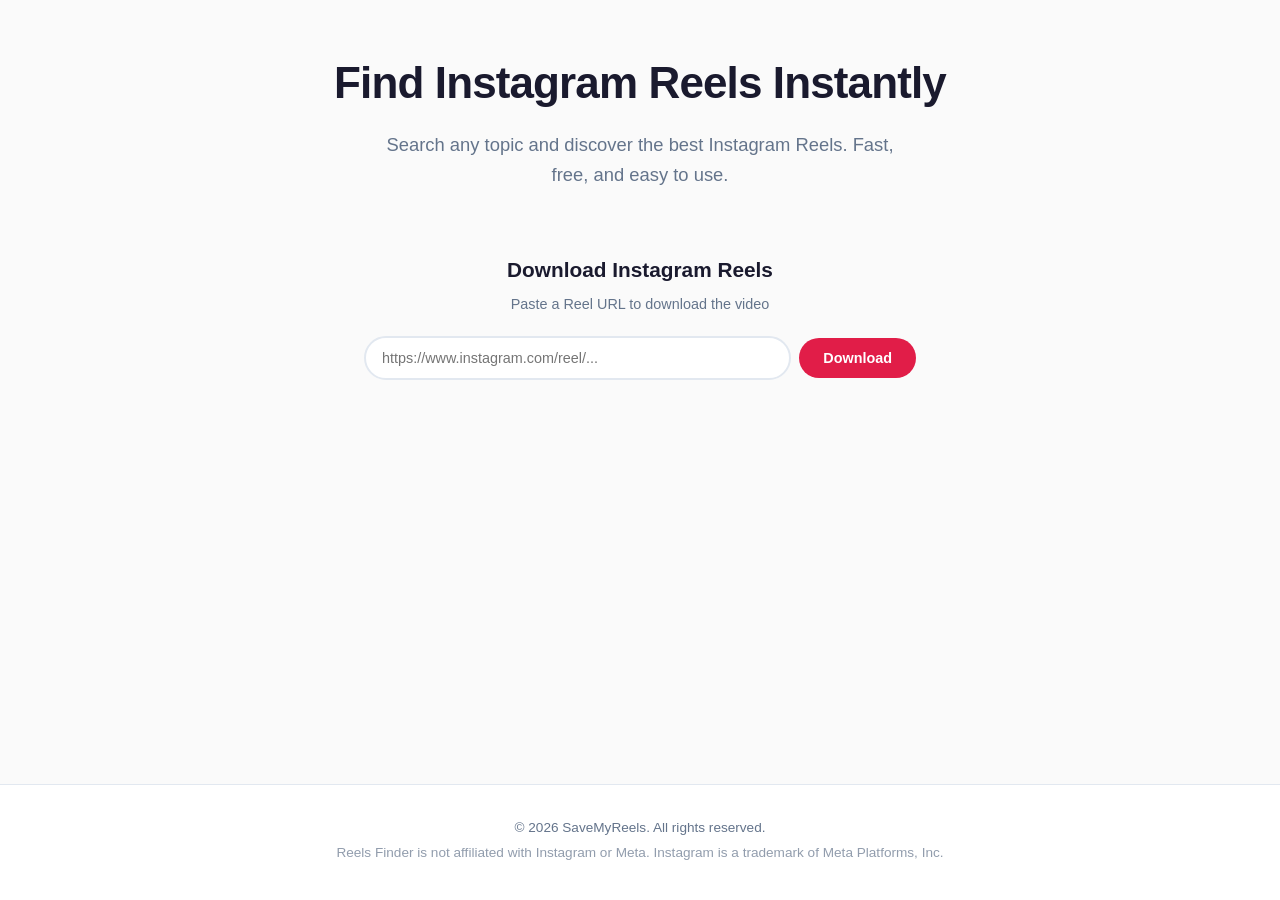
<file: index.html>
<!DOCTYPE html>
<html lang="en">
<head>
    <meta charset="UTF-8">
    <meta name="viewport" content="width=device-width, initial-scale=1.0">
    <title>SaveMyReels - Search & Download Instagram Reels Free | Instagram Reel Downloader</title>
    <meta name="description" content="Search and download Instagram Reels for free. Find trending reels by keyword, download Instagram videos in MP4 format. No login required. Fast, free Instagram Reels search engine and downloader.">
    <meta name="keywords" content="instagram reels, reels finder, find reels, search reels, instagram video search, trending reels, viral reels, instagram reels search, reels search engine, download instagram reels, instagram reel downloader, save instagram reels, instagram video downloader, download reels mp4">
    <meta name="robots" content="index, follow, max-snippet:-1, max-image-preview:large, max-video-preview:-1">
    <meta name="author" content="SaveMyReels">
    <meta name="google-site-verification" content="H1vQFLgWBEhLCm-90GAGCd4MG9nypDi3ZGV9BkyMzlk" />
    <meta name="theme-color" content="#6366f1">
    <meta name="mobile-web-app-capable" content="yes">
    <meta name="apple-mobile-web-app-capable" content="yes">
    <meta name="apple-mobile-web-app-status-bar-style" content="default">
    <meta name="apple-mobile-web-app-title" content="SaveMyReels">
    
    <!-- Open Graph -->
    <meta property="og:type" content="website">
    <meta property="og:title" content="SaveMyReels - Search & Download Instagram Reels Free">
    <meta property="og:description" content="Search and download Instagram Reels for free. Find trending reels by keyword, download videos in MP4. No login required.">
    <meta property="og:url" content="https://savemyreels.com">
    <meta property="og:site_name" content="SaveMyReels">
    <meta property="og:locale" content="en_US">
    <meta property="og:locale:alternate" content="tr_TR">
    <meta property="og:locale:alternate" content="de_DE">
    <meta property="og:locale:alternate" content="es_ES">
    <meta property="og:locale:alternate" content="fr_FR">
    <meta property="og:locale:alternate" content="pt_BR">
    <meta property="og:locale:alternate" content="ar_SA">
    
    <!-- Twitter Card -->
    <meta name="twitter:card" content="summary_large_image">
    <meta name="twitter:title" content="SaveMyReels - Search & Download Instagram Reels Free">
    <meta name="twitter:description" content="Search and download Instagram Reels for free. Find trending reels by keyword, download videos in MP4. No login required.">
    
    <!-- Canonical URL -->
    <link rel="canonical" href="https://savemyreels.com">
    
    <!-- Hreflang for multi-language SEO -->
    <link rel="alternate" hreflang="en" href="https://savemyreels.com">
    <link rel="alternate" hreflang="tr" href="https://savemyreels.com">
    <link rel="alternate" hreflang="de" href="https://savemyreels.com">
    <link rel="alternate" hreflang="es" href="https://savemyreels.com">
    <link rel="alternate" hreflang="fr" href="https://savemyreels.com">
    <link rel="alternate" hreflang="pt" href="https://savemyreels.com">
    <link rel="alternate" hreflang="ar" href="https://savemyreels.com">
    <link rel="alternate" hreflang="x-default" href="https://savemyreels.com">
    
    <!-- Preconnect for performance -->
    <link rel="preconnect" href="https://cse.google.com">
    <link rel="preconnect" href="https://www.google.com">
    <link rel="dns-prefetch" href="https://www.instagram.com">
    
    <!-- Favicon -->
    <link rel="icon" type="image/svg+xml" href="/favicon.svg">
    
    <!-- Structured Data - WebSite with SearchAction -->
    <script type="application/ld+json">
    {
        "@context": "https://schema.org",
        "@type": "WebSite",
        "name": "SaveMyReels",
        "url": "https://savemyreels.com",
        "description": "Search and download Instagram Reels for free. Find trending reels by keyword, download videos in MP4.",
        "inLanguage": ["en", "tr", "de", "es", "fr", "pt", "ar"],
        "potentialAction": {
            "@type": "SearchAction",
            "target": "https://savemyreels.com/?q={search_term_string}",
            "query-input": "required name=search_term_string"
        }
    }
    </script>

    <!-- Structured Data - SoftwareApplication -->
    <script type="application/ld+json">
    {
        "@context": "https://schema.org",
        "@type": "WebApplication",
        "name": "SaveMyReels",
        "url": "https://savemyreels.com",
        "applicationCategory": "MultimediaApplication",
        "operatingSystem": "All",
        "offers": {
            "@type": "Offer",
            "price": "0",
            "priceCurrency": "USD"
        },
        "description": "Free Instagram Reels search engine and video downloader. Search reels by keyword and download in MP4 format.",
        "featureList": ["Search Instagram Reels", "Download Reels as MP4", "No login required", "Free to use", "Multi-language support"]
    }
    </script>

    <!-- Structured Data - FAQ -->
    <script type="application/ld+json">
    {
        "@context": "https://schema.org",
        "@type": "FAQPage",
        "mainEntity": [
            {
                "@type": "Question",
                "name": "What is SaveMyReels?",
                "acceptedAnswer": {
                    "@type": "Answer",
                    "text": "SaveMyReels is a free tool that helps you search and download Instagram Reels content. Search by keyword to find reels, then download them as MP4 videos."
                }
            },
            {
                "@type": "Question",
                "name": "How to download Instagram Reels?",
                "acceptedAnswer": {
                    "@type": "Answer",
                    "text": "Paste the Instagram Reel URL into the download box on SaveMyReels and click Download. The video will be saved as an MP4 file to your device. No login or app installation required."
                }
            },
            {
                "@type": "Question",
                "name": "Is SaveMyReels free to use?",
                "acceptedAnswer": {
                    "@type": "Answer",
                    "text": "Yes, SaveMyReels is completely free to use. No sign-up, subscription, or payment required for searching or downloading Instagram Reels."
                }
            },
            {
                "@type": "Question",
                "name": "How does SaveMyReels search work?",
                "acceptedAnswer": {
                    "@type": "Answer",
                    "text": "SaveMyReels uses advanced search technology to find Instagram Reels related to your query. Type any keyword and get instant results with autocomplete suggestions."
                }
            },
            {
                "@type": "Question",
                "name": "Can I download Reels without an Instagram account?",
                "acceptedAnswer": {
                    "@type": "Answer",
                    "text": "Yes, you can download public Instagram Reels without having an Instagram account. Simply paste the Reel URL and download the video."
                }
            },
            {
                "@type": "Question",
                "name": "What format are downloaded Reels in?",
                "acceptedAnswer": {
                    "@type": "Answer",
                    "text": "All downloaded Instagram Reels are saved in MP4 format, which is compatible with all devices and video players."
                }
            },
            {
                "@type": "Question",
                "name": "Does SaveMyReels work on mobile?",
                "acceptedAnswer": {
                    "@type": "Answer",
                    "text": "Yes, SaveMyReels works on all devices including iPhone, Android, iPad, and desktop computers. No app installation needed."
                }
            }
        ]
    }
    </script>
    
    <link rel="stylesheet" href="styles.css">
    
    <!-- Critical CSS for LCP optimization -->
    <style>
        body{font-family:-apple-system,BlinkMacSystemFont,'Segoe UI',Roboto,sans-serif;margin:0;background:#fafafa;display:flex;flex-direction:column;min-height:100vh}
        .hero{text-align:center;padding:3rem 1.5rem 1rem;max-width:720px;margin:0 auto}
        .hero h1{font-size:clamp(1.75rem,5vw,2.75rem);font-weight:800;margin-bottom:.75rem;color:#1a1a2e}
        .hero-subtitle{font-size:clamp(1rem,2.5vw,1.15rem);color:#64748b}
    </style>
</head>
<body>
    <main>
        <!-- Hero Section -->
        <section class="hero">
            <h1 data-i18n="hero_title"></h1>
            <p class="hero-subtitle" data-i18n="hero_subtitle"></p>
        </section>

        <!-- Google Custom Search Engine -->
        <section class="search-section">
            <div class="gcse-container">
                <div class="gcse-search"></div>
            </div>
        </section>

        <!-- Reel Download Section -->
        <section class="download-section">
            <h2 data-i18n="download_title"></h2>
            <p class="download-subtitle" data-i18n="download_subtitle"></p>
            <div class="download-box">
                <input type="url" id="reel-url" placeholder="https://www.instagram.com/reel/..." aria-label="Instagram Reel URL">
                <button id="download-btn" data-i18n="download_btn"></button>
            </div>
            <div id="download-result" class="download-result hidden"></div>
            <div id="download-error" class="download-error hidden"></div>
        </section>

        <!-- SEO Content (visible to crawlers, hidden visually when JS loads) -->
        <noscript>
            <section class="seo-fallback">
                <h1>Find Instagram Reels Instantly</h1>
                <p>Search any topic and discover the best Instagram Reels. Fast, free, and easy to use.</p>
                <h2>Download Instagram Reels</h2>
                <p>Paste a Reel URL to download the video as MP4. No login required.</p>
            </section>
        </noscript>

        <!-- Hidden SEO content for crawlers (screen-reader & crawler accessible) -->
        <article class="seo-article" aria-hidden="true">
            <h2>Instagram Reels Search Engine & Downloader</h2>
            <p>SaveMyReels is the fastest way to search Instagram Reels by keyword and download them as MP4 videos. Our free tool lets you find trending reels about any topic — cooking, travel, fitness, comedy, dance, beauty tutorials, and more — then download them directly to your device without needing an Instagram account or app.</p>
            <h3>How to Search Instagram Reels</h3>
            <p>Type any keyword into the search box above. Our search engine finds Instagram Reels matching your query with autocomplete suggestions. Click any result to view it on Instagram, or use the download button to save it as an MP4 video file.</p>
            <h3>How to Download Instagram Reels</h3>
            <p>Copy the Instagram Reel URL from the Instagram app or website. Paste it into the download box below the search results. Click the download button and your video will be saved in MP4 format. Works on iPhone, Android, Windows, Mac, and all devices.</p>
            <h3>Features</h3>
            <ul>
                <li>Search Instagram Reels by keyword with autocomplete</li>
                <li>Download Instagram Reels as MP4 videos</li>
                <li>No login or Instagram account required</li>
                <li>Works on all devices — mobile and desktop</li>
                <li>Completely free, no limits</li>
                <li>Available in multiple languages</li>
                <li>Fast download speeds</li>
                <li>No watermark on downloaded videos</li>
            </ul>
            <h3>Supported Languages</h3>
            <p>SaveMyReels is available in English, Turkish (Türkçe), German (Deutsch), Spanish (Español), French (Français), Portuguese (Português), and Arabic (العربية). The interface automatically adapts to your browser language.</p>
        </article>
    </main>

    <footer>
        <div class="footer-content">
            <p>&copy; 2026 SaveMyReels. <span data-i18n="footer_rights"></span></p>
            <p class="footer-disclaimer" data-i18n="footer_disclaimer"></p>
        </div>
    </footer>

    <!-- Google Programmable Search Engine Script -->
    <script async src="https://cse.google.com/cse.js?cx=511550904bb1e4628"></script>
    
    <script src="i18n.js"></script>
    <script src="download.js"></script>
    <script>
    // Remove Google branding from autocomplete
    const observer = new MutationObserver(function(mutations) {
        // Remove branding
        document.querySelectorAll('.gsc-completion-container img[src*="branding"]').forEach(function(img) {
            const row = img.closest('tr');
            if (row) row.style.display = 'none';
        });

        // Force overlay results to be inline
        const overlay = document.querySelector('.gsc-results-wrapper-overlay');
        if (overlay && overlay.style.display !== 'none') {
            overlay.style.position = 'static';
            overlay.style.width = '100%';
            overlay.style.maxWidth = '800px';
            overlay.style.margin = '1rem auto';
            overlay.style.boxShadow = 'none';
            overlay.style.border = 'none';
            overlay.style.background = 'transparent';
            overlay.style.height = 'auto';
            overlay.style.overflow = 'visible';
            overlay.style.left = 'auto';
            overlay.style.top = 'auto';
            overlay.style.zIndex = 'auto';
            overlay.style.padding = '0 1.5rem';

            // Hide close button
            const closeBtn = overlay.querySelector('.gsc-results-close-btn');
            if (closeBtn) closeBtn.style.display = 'none';

            // Hide modal background
            const modal = document.querySelector('.gsc-modal-background-image');
            if (modal) modal.style.display = 'none';

            // Move overlay into search section
            const searchSection = document.querySelector('.search-section');
            if (searchSection && !searchSection.contains(overlay)) {
                searchSection.appendChild(overlay);
            }
        }

        // Add download buttons to search results
        document.querySelectorAll('.gsc-webResult.gsc-result').forEach(function(result) {
            if (result.querySelector('.reel-download-btn')) return; // already added
            const link = result.querySelector('a[data-ctorig]');
            if (!link) return;
            const reelUrl = link.getAttribute('data-ctorig');
            if (!reelUrl || !reelUrl.includes('instagram.com')) return;

            const btn = document.createElement('button');
            btn.className = 'reel-download-btn';
            btn.innerHTML = '⬇ Download';
            btn.title = 'Download this Reel as MP4';
            btn.addEventListener('click', function(e) {
                e.preventDefault();
                e.stopPropagation();
                downloadReel(reelUrl, btn);
            });
            result.style.position = 'relative';
            result.appendChild(btn);
        });
    });
    observer.observe(document.body, { childList: true, subtree: true, attributes: true });

    // Download reel from search result
    async function downloadReel(reelUrl, btn) {
        btn.innerHTML = '⏳ Loading...';
        btn.disabled = true;
        try {
            const response = await fetch('/api/download?url=' + encodeURIComponent(reelUrl));
            const data = await response.json();
            if (data.video_url) {
                // Generate filename from caption or username
                let filename = 'reel';
                if (data.caption) {
                    filename = data.caption
                        .substring(0, 60)
                        .replace(/[^\w\sğüşıöçĞÜŞİÖÇ-]/g, '')
                        .replace(/\s+/g, '_')
                        .trim();
                } else if (data.owner && data.owner.username) {
                    filename = data.owner.username + '_' + data.shortcode;
                }
                if (!filename) filename = 'reel_' + data.shortcode;

                const a = document.createElement('a');
                a.href = '/api/proxy-video?url=' + encodeURIComponent(data.video_url);
                a.download = filename + '.mp4';
                document.body.appendChild(a);
                a.click();
                document.body.removeChild(a);
                btn.innerHTML = '✅ Done';
            } else {
                btn.innerHTML = '❌ Failed';
            }
        } catch (err) {
            btn.innerHTML = '❌ Failed';
        }
        setTimeout(() => {
            btn.innerHTML = '⬇ Download';
            btn.disabled = false;
        }, 3000);
    }
    </script>
</body>
</html>
</file>
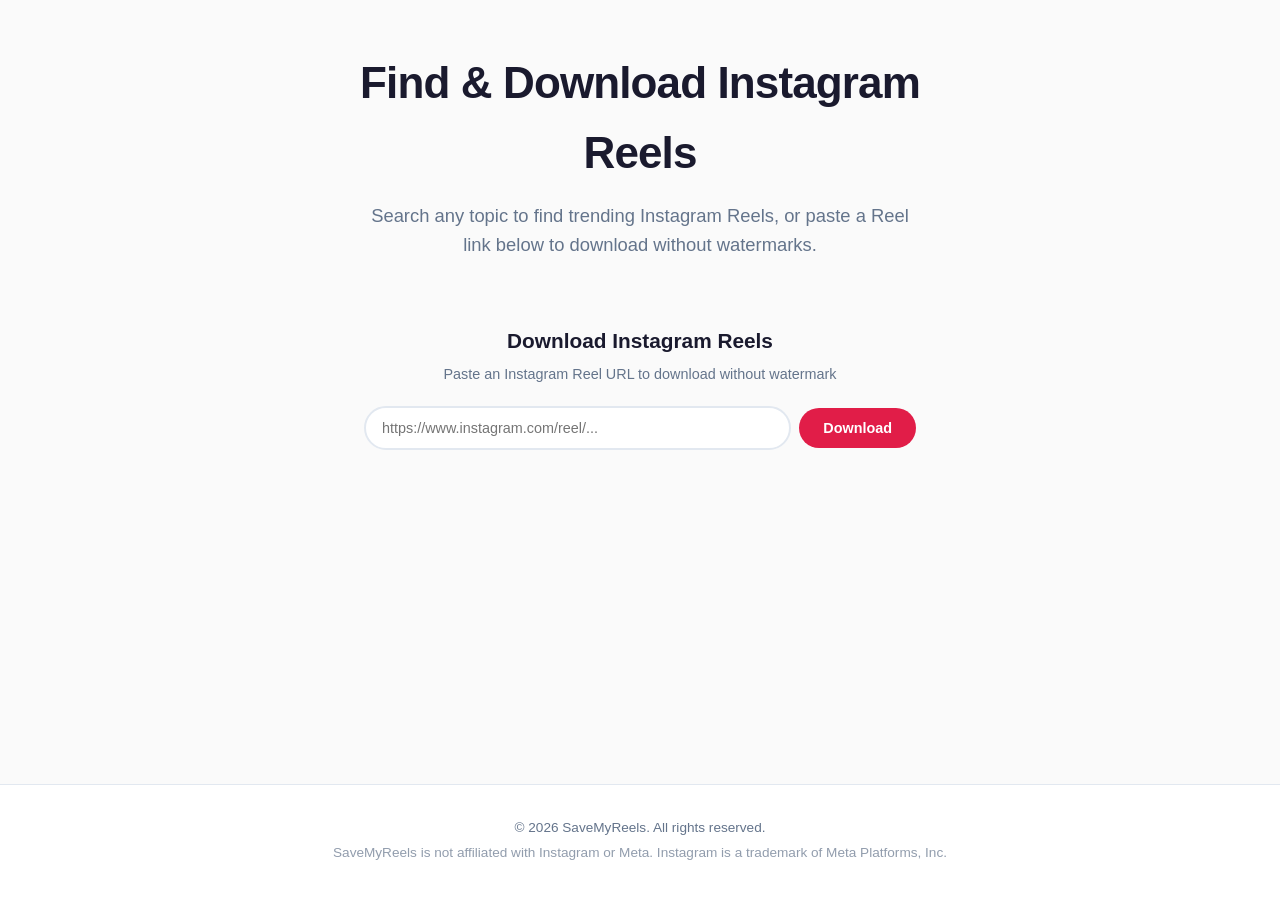
<file: public/index.html>
<!DOCTYPE html>
<html lang="en">
<head>
    <!-- Google tag (gtag.js) -->
    <script async src="https://www.googletagmanager.com/gtag/js?id=G-WX45EVHGQB"></script>
    <script async src="https://pagead2.googlesyndication.com/pagead/js/adsbygoogle.js?client=ca-pub-3971354341180300"
     crossorigin="anonymous"></script>
    <script>
      window.dataLayer = window.dataLayer || [];
      function gtag(){dataLayer.push(arguments);}
      gtag('js', new Date());
      gtag('config', 'G-WX45EVHGQB');
    </script>
    
    <meta charset="UTF-8">
    <meta name="viewport" content="width=device-width, initial-scale=1.0">
    <title>SaveMyReels - Best Free Instagram Reels Finder & Downloader</title>
    <meta name="description" content="SaveMyReels is the ultimate free Instagram Reels Finder. Search and find trending Instagram reels by keyword, and download them as MP4 without watermarks.">
    <meta name="keywords" content="reels finder, instagram reels finder, find reels, search reels, savemyreels, free reels finder, instagram video search, trending reels, viral reels, instagram reels search, reels search engine, download instagram reels, instagram reel downloader">
    <meta name="robots" content="index, follow, max-snippet:-1, max-image-preview:large, max-video-preview:-1">
    <meta name="author" content="SaveMyReels">
    <meta name="google-site-verification" content="H1vQFLgWBEhLCm-90GAGCd4MG9nypDi3ZGV9BkyMzlk" />
    <meta name="theme-color" content="#6366f1">
    <meta name="mobile-web-app-capable" content="yes">
    <meta name="apple-mobile-web-app-capable" content="yes">
    <meta name="apple-mobile-web-app-status-bar-style" content="default">
    <meta name="apple-mobile-web-app-title" content="SaveMyReels">
    
    <!-- Open Graph -->
    <meta property="og:type" content="website">
    <meta property="og:title" content="SaveMyReels - Instagram Reels Finder & Downloader">
    <meta property="og:description" content="The ultimate free Instagram Reels Finder. Search and find trending reels by keyword, download as MP4 without watermarks.">
    <meta property="og:url" content="https://savemyreels.com">
    <meta property="og:site_name" content="SaveMyReels">
    <meta property="og:locale" content="en_US">
    <meta property="og:locale:alternate" content="tr_TR">
    <meta property="og:locale:alternate" content="de_DE">
    <meta property="og:locale:alternate" content="es_ES">
    <meta property="og:locale:alternate" content="fr_FR">
    <meta property="og:locale:alternate" content="pt_BR">
    <meta property="og:locale:alternate" content="ar_SA">
    <meta property="og:locale:alternate" content="hi_IN">
    
    <!-- Twitter Card -->
    <meta name="twitter:card" content="summary_large_image">
    <meta name="twitter:title" content="SaveMyReels - Instagram Reels Finder & Downloader">
    <meta name="twitter:description" content="The ultimate free Instagram Reels Finder. Search and find trending reels by keyword, download as MP4 without watermarks.">
    
    <!-- Canonical URL -->
    <link rel="canonical" href="https://savemyreels.com">
    
    <!-- Hreflang for multi-language SEO -->
    <link rel="alternate" hreflang="en" href="https://savemyreels.com">
    <link rel="alternate" hreflang="tr" href="https://savemyreels.com?lang=tr">
    <link rel="alternate" hreflang="de" href="https://savemyreels.com?lang=de">
    <link rel="alternate" hreflang="es" href="https://savemyreels.com?lang=es">
    <link rel="alternate" hreflang="fr" href="https://savemyreels.com?lang=fr">
    <link rel="alternate" hreflang="pt" href="https://savemyreels.com?lang=pt">
    <link rel="alternate" hreflang="ar" href="https://savemyreels.com?lang=ar">
    <link rel="alternate" hreflang="hi" href="https://savemyreels.com?lang=hi">
    <link rel="alternate" hreflang="x-default" href="https://savemyreels.com">
        
    <!-- Preconnect for performance -->
    <link rel="preconnect" href="https://cse.google.com">
    <link rel="preconnect" href="https://www.google.com">
    <link rel="dns-prefetch" href="https://www.instagram.com">
    
    <!-- Favicon -->
    <link rel="icon" type="image/svg+xml" href="/favicon.svg">
    
    <!-- Structured Data - WebSite with SearchAction -->
    <script type="application/ld+json">
    {
        "@context": "https://schema.org",
        "@type": "WebSite",
        "name": "SaveMyReels",
        "url": "https://savemyreels.com",
        "description": "The best free Instagram Reels Finder. Search, find and download Instagram Reels without watermarks.",
        "inLanguage": ["en", "tr", "de", "es", "fr", "pt", "ar"],
        "potentialAction": {
            "@type": "SearchAction",
            "target": "https://savemyreels.com/?q={search_term_string}",
            "query-input": "required name=search_term_string"
        }
    }
    </script>

    <!-- Structured Data - SoftwareApplication -->
    <script type="application/ld+json">
    {
        "@context": "https://schema.org",
        "@type": "WebApplication",
        "name": "SaveMyReels",
        "url": "https://savemyreels.com",
        "applicationCategory": "MultimediaApplication",
        "operatingSystem": "All",
        "offers": {
            "@type": "Offer",
            "price": "0",
            "priceCurrency": "USD"
        },
        "description": "Free Instagram Reels Finder and Downloader. Search and find reels by keyword, download without watermarks.",
        "featureList": ["Instagram Reels Finder", "Search Instagram Reels", "Download Reels as MP4", "No login required", "Free to use"]
    }
    </script>

    <!-- Structured Data - FAQ -->
    <script type="application/ld+json">
    {
        "@context": "https://schema.org",
        "@type": "FAQPage",
        "mainEntity": [
            {
                "@type": "Question",
                "name": "What is SaveMyReels?",
                "acceptedAnswer": {
                    "@type": "Answer",
                    "text": "SaveMyReels is a free Instagram Reels Finder and downloader. Search by keyword to find trending Instagram Reels, then download them as HD MP4 without watermarks."
                }
            },
            {
                "@type": "Question",
                "name": "How to download Instagram Reels?",
                "acceptedAnswer": {
                    "@type": "Answer",
                    "text": "Paste the Instagram Reel URL into the download box on SaveMyReels and click Download. The video will be saved as an HD MP4 file to your device. No login or app installation required."
                }
            },
            {
                "@type": "Question",
                "name": "Is SaveMyReels free to use?",
                "acceptedAnswer": {
                    "@type": "Answer",
                    "text": "Yes, SaveMyReels is completely free to use. No sign-up, subscription, or payment required for searching or downloading Instagram Reels."
                }
            },
            {
                "@type": "Question",
                "name": "How does SaveMyReels search work?",
                "acceptedAnswer": {
                    "@type": "Answer",
                    "text": "SaveMyReels uses a specialized Reels Finder search engine to find Instagram Reels related to your query. Type any keyword and get instant results with autocomplete suggestions."
                }
            },
            {
                "@type": "Question",
                "name": "Can I download Reels without an Instagram account?",
                "acceptedAnswer": {
                    "@type": "Answer",
                    "text": "Yes, you can download public Instagram Reels without having an Instagram account. Simply paste the Reel URL and download the video."
                }
            },
            {
                "@type": "Question",
                "name": "What format are downloaded Reels in?",
                "acceptedAnswer": {
                    "@type": "Answer",
                    "text": "All downloaded videos are saved in MP4 format, which is compatible with all devices and video players."
                }
            },
            {
                "@type": "Question",
                "name": "Does SaveMyReels work on mobile?",
                "acceptedAnswer": {
                    "@type": "Answer",
                    "text": "Yes, SaveMyReels works on all devices including iPhone, Android, iPad, and desktop computers. No app installation needed."
                }
            }
        ]
    }
    </script>
    
    <link rel="stylesheet" href="styles.css">
    
    <!-- Critical CSS for LCP optimization -->
    <style>
        body{font-family:-apple-system,BlinkMacSystemFont,'Segoe UI',Roboto,sans-serif;margin:0;background:#fafafa;display:flex;flex-direction:column;min-height:100vh}
        .hero{text-align:center;padding:3rem 1.5rem 1rem;max-width:720px;margin:0 auto}
        .hero h1{font-size:clamp(1.75rem,5vw,2.75rem);font-weight:800;margin-bottom:.75rem;color:#1a1a2e}
        .hero-subtitle{font-size:clamp(1rem,2.5vw,1.15rem);color:#64748b}
        .platform-toggle {display:flex; justify-content:center; gap:1rem; margin:1rem auto 2rem; max-width:400px; padding: 0 1rem;}
        .platform-btn {flex:1; padding:12px 20px; border-radius:12px; border:2px solid #e2e8f0; background:#fff; color:#64748b; font-weight:600; cursor:pointer; transition:all 0.2s; font-size:1rem;}
        .platform-btn:hover {border-color:#6366f1; color:#6366f1;}
        .platform-btn.active {background:#6366f1; color:#fff; border-color:#6366f1; box-shadow:0 4px 12px rgba(99,102,241,0.3);}
        .hidden {display: none !important;}
    </style>
</head>
<body>
    <main>
        <!-- Hero Section -->
        <section class="hero">
            <h1 data-i18n="hero_title"></h1>
            <p class="hero-subtitle" data-i18n="hero_subtitle"></p>
        </section>

        <!-- Platform Toggle (Temporarily Disabled) -->
        <!--
        <div class="platform-toggle">
            <button id="tab-instagram" class="platform-btn active">Instagram Reels</button>
        </div>
        -->

        <!-- Google Custom Search Engine -->
        <section class="search-section">
            <div id="search-container" class="gcse-container">
                <!-- Injected dynamically based on platform -->
            </div>
        </section>

        <!-- Reel Download Section -->
        <section class="download-section">
            <h2 data-i18n="download_title"></h2>
            <p class="download-subtitle" data-i18n="download_subtitle"></p>
            <div class="download-box">
                <input type="url" id="reel-url" placeholder="https://www.instagram.com/reel/..." aria-label="Video URL">
                <button id="download-btn" data-i18n="download_btn"></button>
            </div>
            <div id="download-result" class="download-result hidden"></div>
            <div id="download-error" class="download-error hidden"></div>
        </section>
<!---
        <div class="ad-wrapper" style="max-width:320px; margin: 1.5rem auto;">
            <script>atOptions = {'key':'de24c7d764387de7f92c650d8b5ec6b9','format':'iframe','height':250,'width':300,'params':{}};</script>
            <script src="https://www.highperformanceformat.com/de24c7d764387de7f92c650d8b5ec6b9/invoke.js"></script>
        </div>
->
        <!-- SEO Content (visible to crawlers, hidden visually when JS loads) -->
        <noscript>
            <section class="seo-fallback">
                <h1>Instagram Reels Finder</h1>
                <p>SaveMyReels is the ultimate free Instagram Reels Finder. Search any topic and find the best trending Instagram Reels. Fast, free, and easy to use.</p>
                <h2>Download Instagram Reels</h2>
                <p>Found a Reel you like? Use our downloader to save the video as HD MP4 without watermarks. No login or app required.</p>
            </section>
        </noscript>

        <!-- SEO content (visually hidden but readable by crawlers) -->
        <article class="seo-article sr-only">
            <details>
                <summary data-i18n="seo_topic_title">About SaveMyReels</summary>
                <div class="seo-content">
                    <p data-i18n="seo_topic_desc"></p>
                    
                    <h3 data-i18n="seo_categories_title"></h3>
                    <p data-i18n="seo_categories_desc"></p>
                    
                    <h3 data-i18n="seo_why_title"></h3>
                    <ul>
                        <li data-i18n="seo_why_1"></li>
                        <li data-i18n="seo_why_2"></li>
                        <li data-i18n="seo_why_3"></li>
                        <li data-i18n="seo_why_4"></li>
                        <li data-i18n="seo_why_5"></li>
                    </ul>
                </div>
            </details>
        </article>
    </main>

    <!--<div class="ad-wrapper" style="max-width:340px; margin: 1rem auto 0;">
        <script>atOptions = {'key':'e3f9e46f9d4154ae10232e892eaab59e','format':'iframe','height':50,'width':320,'params':{}};</script>
        <script src="https://www.highperformanceformat.com/e3f9e46f9d4154ae10232e892eaab59e/invoke.js"></script>
    </div>-->

    <footer>
        <div class="footer-content">
            <p>&copy; 2026 SaveMyReels. <span data-i18n="footer_rights"></span></p>
            <p class="footer-disclaimer" data-i18n="footer_disclaimer"></p>
        </div>
    </footer>

    <!-- Google Programmable Search Engine Script will be injected dynamically -->
    
    <script src="i18n.js"></script>
    <script src="download.js"></script>
    <script>
    // Remove GSC hash from URL
    window.addEventListener('hashchange', function() {
        if (window.location.hash.startsWith('#gsc')) {
            history.replaceState(null, '', window.location.pathname + window.location.search);
        }
    });
    // Also clean on load
    if (window.location.hash.startsWith('#gsc')) {
        history.replaceState(null, '', window.location.pathname + window.location.search);
    }
    
    window.currentPlatform = 'instagram';
    
    // Inject correct CSE script
    const cseScript = document.createElement('script');
    cseScript.async = true;
        cseScript.src = "https://cse.google.com/cse.js?cx=511550904bb1e4628";
        document.getElementById('search-container').innerHTML = '<div class="gcse-search"></div>';
    document.head.appendChild(cseScript);
    
    const urlInput = document.getElementById('reel-url');
        urlInput.placeholder = "https://www.instagram.com/reel/...";
    </script>
    <script>
    // Helper to get translation for current language
    function getTranslation(key) {
        if (typeof translations === 'undefined' || typeof detectLanguage === 'undefined') return null;
        const lang = detectLanguage();
        return translations[lang] && translations[lang][key] ? translations[lang][key] : (translations['en'] && translations['en'][key]) || null;
    }

    // Remove Google branding from autocomplete
    const observer = new MutationObserver(function(mutations) {
        // Remove branding
        document.querySelectorAll('.gsc-completion-container img[src*="branding"]').forEach(function(img) {
            const row = img.closest('tr');
            if (row) row.style.display = 'none';
        });

        // Force overlay results to be inline by moving them
        const overlay = document.querySelector('.gsc-results-wrapper-overlay, .gsc-results-wrapper-visible');
        if (overlay) {
            // Move overlay into search section so it flows normally
            const searchSection = document.querySelector('.search-section');
            if (searchSection && !searchSection.contains(overlay)) {
                searchSection.appendChild(overlay);
            }
        }

        // Track search queries and intercept URLs
        const searchInput = document.querySelector('input.gsc-input');
        if (searchInput) {
            // Track queries
            if (searchInput.value) {
                const query = searchInput.value.trim();
                if (query && document.querySelector('.gsc-webResult') && searchInput.dataset.lastTracked !== query) {
                    searchInput.dataset.lastTracked = query;
                    fetch('/api/track-search', {
                        method: 'POST',
                        headers: { 'Content-Type': 'application/json' },
                        body: JSON.stringify({
                            query: query,
                            platform: window.currentPlatform || 'instagram'
                        })
                    }).catch(() => {});
                }
            }

            // Intercept Instagram URLs
            if (!searchInput.dataset.urlListener) {
                searchInput.dataset.urlListener = 'true';
                
                const warningEl = document.createElement('div');
                warningEl.className = 'search-url-warning hidden';
                warningEl.style.color = '#e11d48';
                warningEl.style.fontSize = '0.85rem';
                warningEl.style.marginTop = '-0.5rem';
                warningEl.style.marginBottom = '1rem';
                warningEl.style.textAlign = 'center';
                warningEl.style.fontWeight = '600';
                
                const getWarningText = () => {
                    const lang = (typeof detectLanguage === 'function') ? detectLanguage() : 'en';
                    const texts = {
                        en: '👇 To download this Reel, paste the link in the download box below.',
                        tr: '👇 Bu Reel\'i indirmek için linki aşağıdaki indirme kutusuna yapıştırın.',
                        de: '👇 Fügen Sie den Link unten ein, um dieses Reel herunterzuladen.',
                        es: '👇 Para descargar este Reel, pega el enlace abajo.',
                        fr: '👇 Collez le lien ci-dessous pour télécharger ce Reel.',
                        pt: '👇 Para baixar este Reel, cole o link abaixo.',
                        ar: '👇 لتحميل هذا الـ Reel، الصق الرابط أدناه.',
                        hi: '👇 इस Reel को डाउनलोड करने के लिए, नीचे लिंक पेस्ट करें।'
                    };
                    return texts[lang] || texts['en'];
                };
                
                const form = searchInput.closest('form');
                if (form) form.insertAdjacentElement('afterend', warningEl);
                
                searchInput.addEventListener('input', (e) => {
                    if (e.target.value.includes('instagram.com/')) {
                        warningEl.textContent = getWarningText();
                        warningEl.classList.remove('hidden');
                    } else {
                        warningEl.classList.add('hidden');
                    }
                });
                
                searchInput.addEventListener('keydown', (e) => {
                    if (e.key === 'Enter' && searchInput.value.includes('instagram.com/')) {
                        e.preventDefault();
                        e.stopPropagation();
                        const downInput = document.getElementById('reel-url');
                        if (downInput) {
                            downInput.value = searchInput.value;
                            searchInput.value = '';
                            warningEl.classList.add('hidden');
                            document.querySelector('.download-section').scrollIntoView({ behavior: 'smooth' });
                            
                            // Flash the download box to draw attention
                            downInput.style.transition = 'box-shadow 0.3s ease';
                            downInput.style.boxShadow = '0 0 0 4px rgba(225, 29, 72, 0.4)';
                            setTimeout(() => downInput.style.boxShadow = 'none', 1000);
                        }
                    }
                }, true); // use capture
            }
        }

        // Open result links in new tab
        document.querySelectorAll('.gsc-webResult.gsc-result a[data-ctorig]').forEach(function(link) {
            if (link.getAttribute('target') === '_blank') return;
            link.setAttribute('target', '_blank');
            link.setAttribute('rel', 'noopener noreferrer');
        });

        // Add download buttons to search results
        document.querySelectorAll('.gsc-webResult.gsc-result').forEach(function(result) {
            if (result.querySelector('.reel-download-btn')) return; // already added
            const link = result.querySelector('a[data-ctorig]');
            if (!link) return;
            const reelUrl = link.getAttribute('data-ctorig');
            
            // Check if it's an Instagram Reel
            const isInstagram = reelUrl && reelUrl.includes('instagram.com');

            const btn = document.createElement('button');
            btn.className = 'reel-download-btn';
            btn.innerHTML = '⬇ ' + (getTranslation('download_btn') || 'Download');

            btn.addEventListener('click', function(e) {
                e.preventDefault();
                e.stopPropagation();

                const searchInputs = document.querySelectorAll('input.gsc-input');
                let fromQuery = '';
                    searchInputs.forEach(input => {
                        if (input.value.trim()) fromQuery = input.value.trim();
                    });

                    const platform = 'instagram';
                    downloadVideo(reelUrl, btn, fromQuery, platform);
                });
            result.style.position = 'relative';
            result.appendChild(btn);
        });
    });
    observer.observe(document.body, { childList: true, subtree: true, attributes: true });

    // Download video from search result
    async function downloadVideo(videoUrl, btn, fromQuery, platform) {
        btn.innerHTML = '⏳ ' + (getTranslation('download_btn_loading') || 'Loading...');
        btn.disabled = true;
        try {
            const apiEndpoint = '/api/download';
            const response = await fetch(`${apiEndpoint}?url=` + encodeURIComponent(videoUrl));
            const data = await response.json();
            
            if (data.video_url) {
                // Generate filename
                let filename = 'reel';
                if (data.caption) {
                    filename = data.caption
                        .substring(0, 60)
                        .replace(/[^\w\sğüşıöçĞÜŞİÖÇ-]/g, '')
                        .replace(/\s+/g, '_')
                        .trim();
                } else if (data.owner && data.owner.username) {
                    filename = data.owner.username + '_' + (data.shortcode || data.id || 'video');
                }
                if (!filename) filename = `${platform}_` + (data.shortcode || data.id || Date.now());

                const a = document.createElement('a');
                a.href = '/api/proxy-video?url=' + encodeURIComponent(data.video_url) + '&filename=' + encodeURIComponent(filename);
                a.download = filename + '.mp4';
                document.body.appendChild(a);
                a.click();
                document.body.removeChild(a);
                
                btn.innerHTML = '✅ ' + (getTranslation('download_btn_done') || 'Done');
                // Track download
                fetch('/api/track-download', {
                    method: 'POST',
                    headers: { 'Content-Type': 'application/json' },
                    body: JSON.stringify({ source: 'search', query: fromQuery || '', url: videoUrl, platform: platform })
                }).catch(() => {});
            } else {
                btn.innerHTML = '❌ ' + (getTranslation('download_btn_failed') || 'Failed');
            }
        } catch (err) {
            btn.innerHTML = '❌ ' + (getTranslation('download_btn_failed') || 'Failed');
        }
        setTimeout(() => {
            btn.innerHTML = '⬇ ' + (getTranslation('download_btn') || 'Download');
            btn.disabled = false;
        }, 3000);
    }
    </script>
    <!--<script src="https://pl29553027.effectivecpmnetwork.com/8d/b7/4d/8db74dd9fcdb6900675c1d62a2a189dd.js"></script>
-->
</body>
</html>
</file>
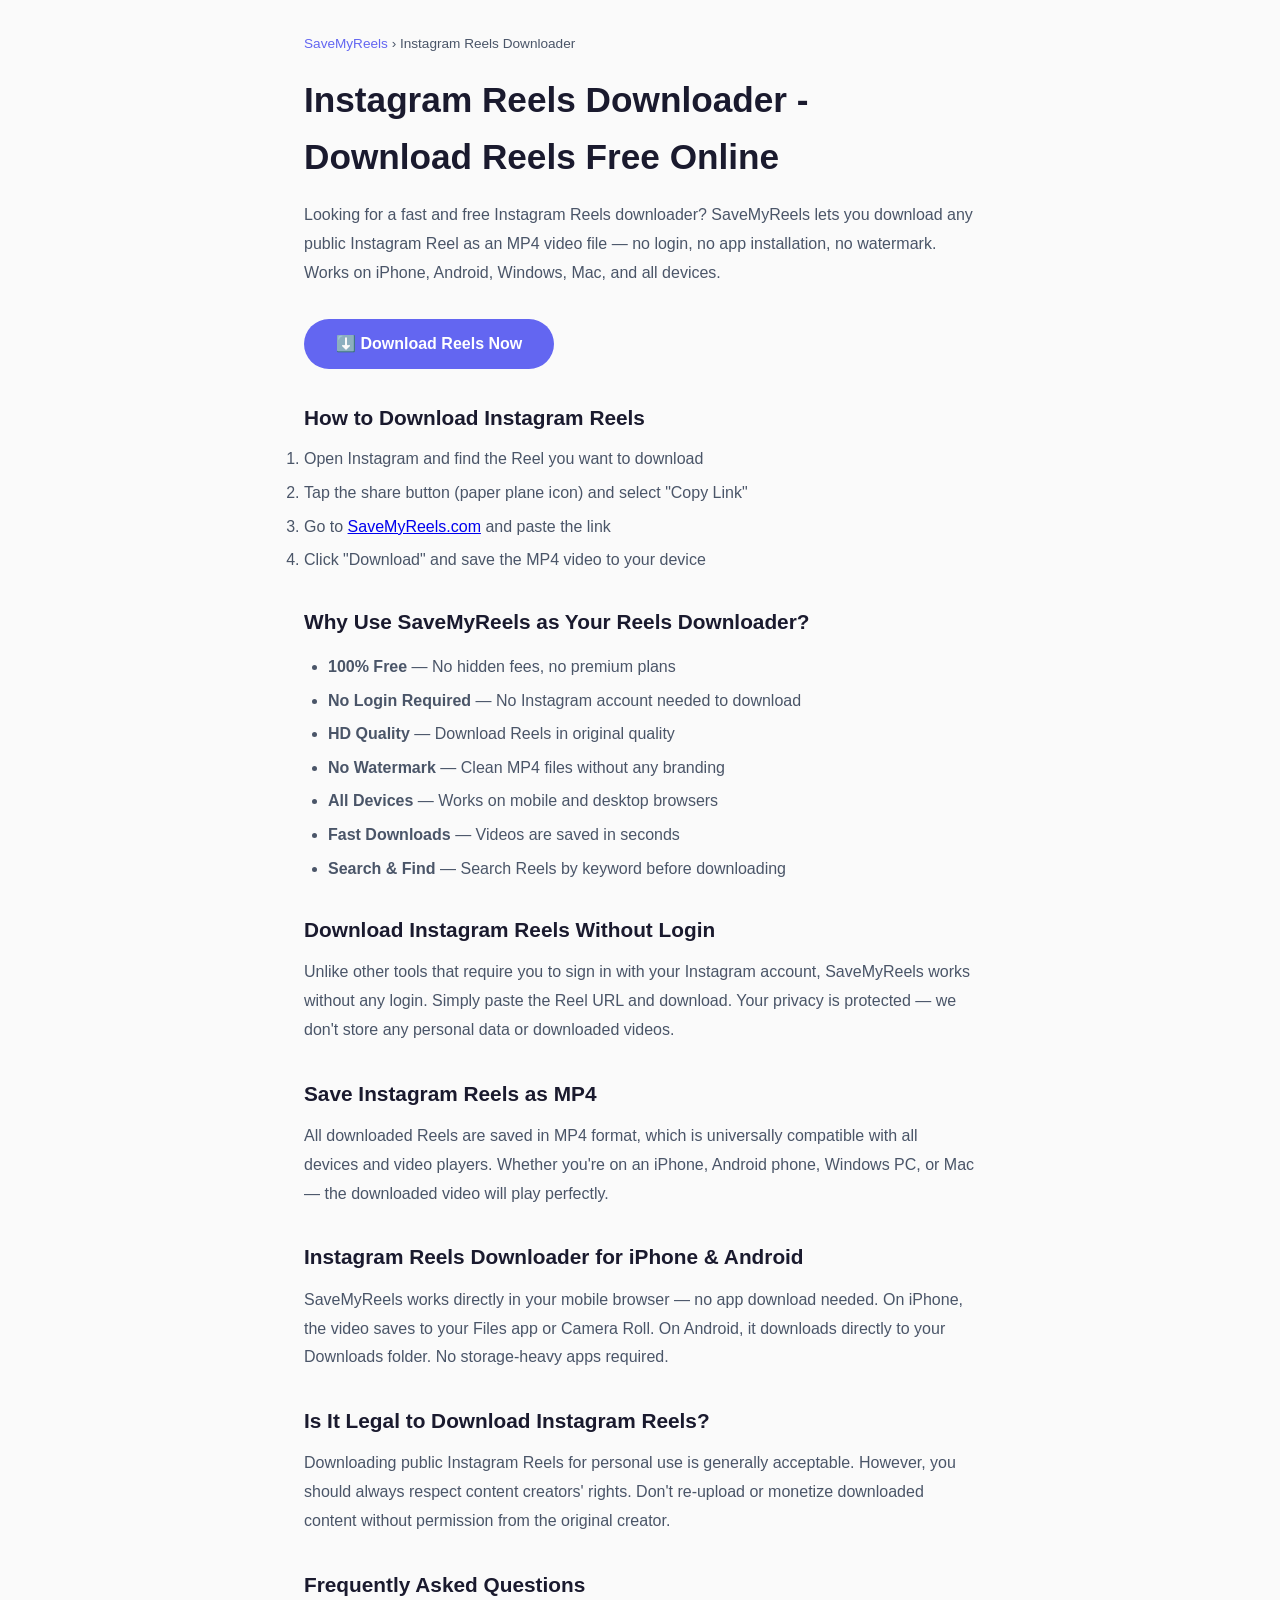
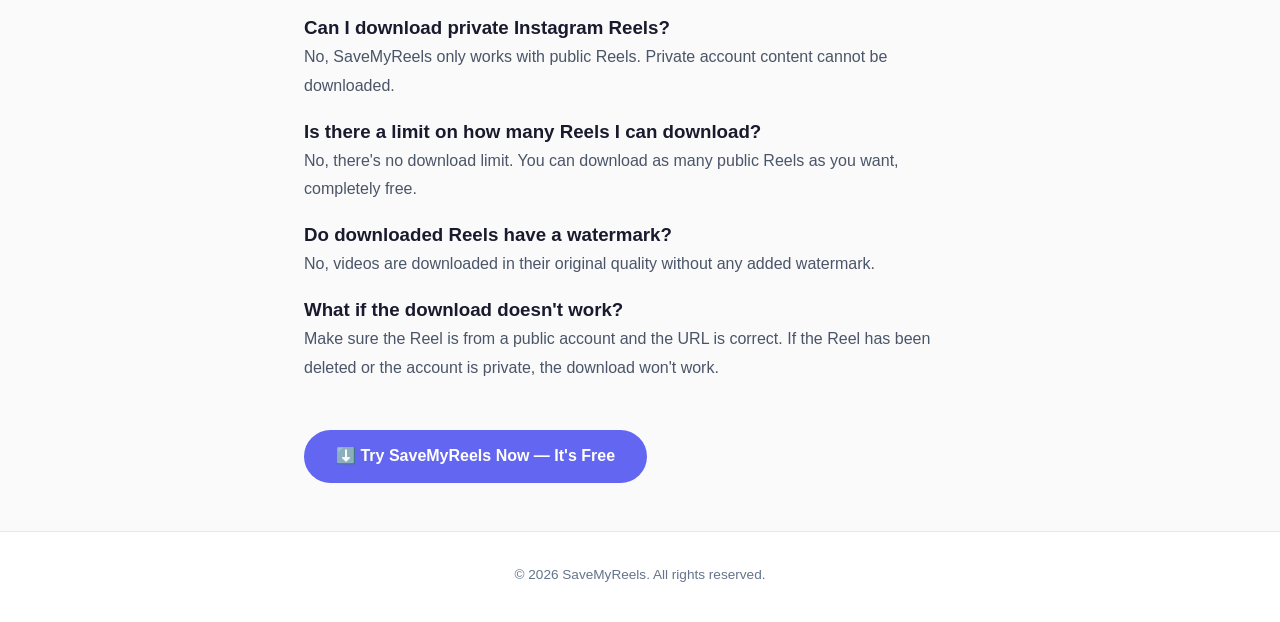
<file: public/blog/instagram-reels-downloader.html>
<!DOCTYPE html>
<html lang="en">
<head>
    <!-- Google tag (gtag.js) -->
    <script async src="https://www.googletagmanager.com/gtag/js?id=G-WX45EVHGQB"></script>
    <script async src="https://pagead2.googlesyndication.com/pagead/js/adsbygoogle.js?client=ca-pub-3971354341180300"
     crossorigin="anonymous"></script>
    <script>
      window.dataLayer = window.dataLayer || [];
      function gtag(){dataLayer.push(arguments);}
      gtag('js', new Date());
      gtag('config', 'G-WX45EVHGQB');
    </script>
    
    <meta charset="UTF-8">
    <meta name="viewport" content="width=device-width, initial-scale=1.0">
    <title>Instagram Reels Downloader - Download Reels Free Online | SaveMyReels</title>
    <meta name="description" content="Download Instagram Reels online for free. No login required, no app needed. Save any Instagram Reel as MP4 video in HD quality. Fast, free Instagram Reels downloader.">
    <meta name="keywords" content="instagram reels downloader, download instagram reels, reels downloader online, save instagram reels, download reels free, instagram reel download mp4, reels downloader no login">
    <meta name="robots" content="index, follow">
    <link rel="canonical" href="https://savemyreels.com/blog/instagram-reels-downloader.html">
    <link rel="icon" type="image/svg+xml" href="/favicon.svg">
    <link rel="stylesheet" href="/styles.css">
    <style>
        .blog-container { max-width: 720px; margin: 0 auto; padding: 2rem 1.5rem; }
        .blog-container h1 { font-size: clamp(1.5rem, 4vw, 2.2rem); font-weight: 800; margin-bottom: 1rem; }
        .blog-container h2 { font-size: 1.3rem; font-weight: 700; margin-top: 2rem; margin-bottom: 0.75rem; }
        .blog-container p { color: #4a5568; line-height: 1.8; margin-bottom: 1rem; }
        .blog-container ul { margin: 1rem 0; padding-left: 1.5rem; }
        .blog-container li { margin-bottom: 0.5rem; color: #4a5568; line-height: 1.6; }
        .blog-cta { display: inline-block; background: #6366f1; color: white; padding: 0.75rem 2rem; border-radius: 50px; text-decoration: none; font-weight: 600; margin-top: 1rem; }
        .blog-cta:hover { background: #4f46e5; }
        .breadcrumb { font-size: 0.85rem; color: #64748b; margin-bottom: 1.5rem; }
        .breadcrumb a { color: #6366f1; text-decoration: none; }
    </style>
</head>
<body>
    <main class="blog-container">
        <p class="breadcrumb"><a href="/">SaveMyReels</a> › Instagram Reels Downloader</p>
        
        <h1>Instagram Reels Downloader - Download Reels Free Online</h1>
        
        <p>Looking for a fast and free Instagram Reels downloader? SaveMyReels lets you download any public Instagram Reel as an MP4 video file — no login, no app installation, no watermark. Works on iPhone, Android, Windows, Mac, and all devices.</p>

        <a href="/" class="blog-cta">⬇️ Download Reels Now</a>

        <h2>How to Download Instagram Reels</h2>
        <ol>
            <li>Open Instagram and find the Reel you want to download</li>
            <li>Tap the share button (paper plane icon) and select "Copy Link"</li>
            <li>Go to <a href="/">SaveMyReels.com</a> and paste the link</li>
            <li>Click "Download" and save the MP4 video to your device</li>
        </ol>

        <h2>Why Use SaveMyReels as Your Reels Downloader?</h2>
        <ul>
            <li><strong>100% Free</strong> — No hidden fees, no premium plans</li>
            <li><strong>No Login Required</strong> — No Instagram account needed to download</li>
            <li><strong>HD Quality</strong> — Download Reels in original quality</li>
            <li><strong>No Watermark</strong> — Clean MP4 files without any branding</li>
            <li><strong>All Devices</strong> — Works on mobile and desktop browsers</li>
            <li><strong>Fast Downloads</strong> — Videos are saved in seconds</li>
            <li><strong>Search & Find</strong> — Search Reels by keyword before downloading</li>
        </ul>

        <h2>Download Instagram Reels Without Login</h2>
        <p>Unlike other tools that require you to sign in with your Instagram account, SaveMyReels works without any login. Simply paste the Reel URL and download. Your privacy is protected — we don't store any personal data or downloaded videos.</p>

        <h2>Save Instagram Reels as MP4</h2>
        <p>All downloaded Reels are saved in MP4 format, which is universally compatible with all devices and video players. Whether you're on an iPhone, Android phone, Windows PC, or Mac — the downloaded video will play perfectly.</p>

        <h2>Instagram Reels Downloader for iPhone & Android</h2>
        <p>SaveMyReels works directly in your mobile browser — no app download needed. On iPhone, the video saves to your Files app or Camera Roll. On Android, it downloads directly to your Downloads folder. No storage-heavy apps required.</p>

        <h2>Is It Legal to Download Instagram Reels?</h2>
        <p>Downloading public Instagram Reels for personal use is generally acceptable. However, you should always respect content creators' rights. Don't re-upload or monetize downloaded content without permission from the original creator.</p>

        <h2>Frequently Asked Questions</h2>
        
        <h3>Can I download private Instagram Reels?</h3>
        <p>No, SaveMyReels only works with public Reels. Private account content cannot be downloaded.</p>

        <h3>Is there a limit on how many Reels I can download?</h3>
        <p>No, there's no download limit. You can download as many public Reels as you want, completely free.</p>

        <h3>Do downloaded Reels have a watermark?</h3>
        <p>No, videos are downloaded in their original quality without any added watermark.</p>

        <h3>What if the download doesn't work?</h3>
        <p>Make sure the Reel is from a public account and the URL is correct. If the Reel has been deleted or the account is private, the download won't work.</p>

        <p style="margin-top: 2rem;"><a href="/" class="blog-cta">⬇️ Try SaveMyReels Now — It's Free</a></p>
    </main>

    <footer>
        <div class="footer-content">
            <p>&copy; 2026 SaveMyReels. All rights reserved.</p>
        </div>
    </footer>
</body>
</html>
</file>
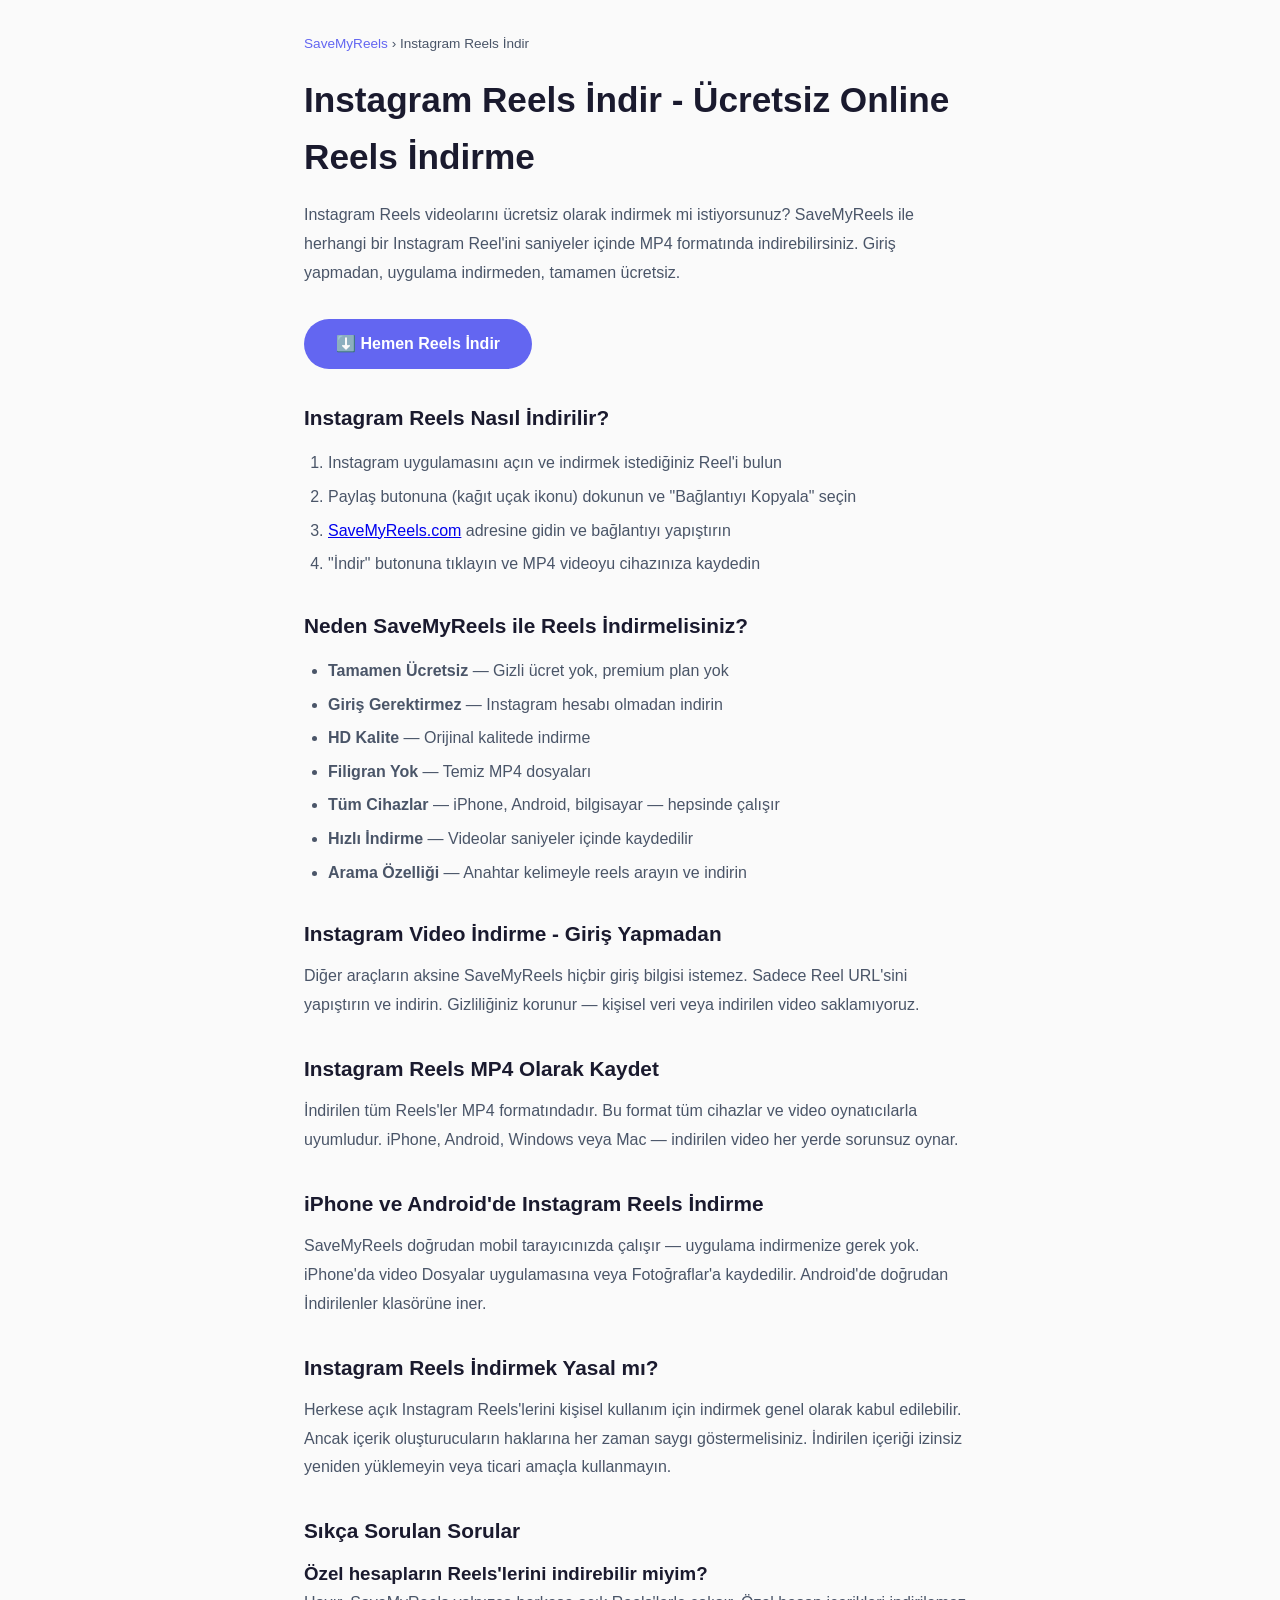
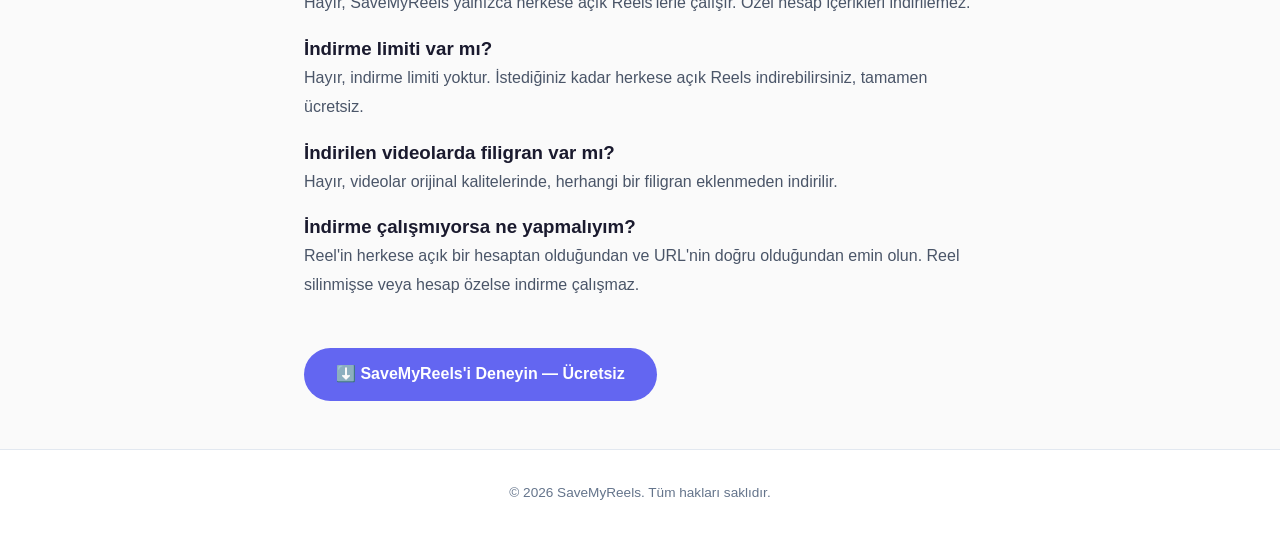
<file: public/blog/instagram-reels-indir.html>
<!DOCTYPE html>
<html lang="tr">
<head>
    <!-- Google tag (gtag.js) -->
    <script async src="https://www.googletagmanager.com/gtag/js?id=G-WX45EVHGQB"></script>
    <script async src="https://pagead2.googlesyndication.com/pagead/js/adsbygoogle.js?client=ca-pub-3971354341180300"
     crossorigin="anonymous"></script>
    <script>
      window.dataLayer = window.dataLayer || [];
      function gtag(){dataLayer.push(arguments);}
      gtag('js', new Date());
      gtag('config', 'G-WX45EVHGQB');
    </script>
    
    <meta charset="UTF-8">
    <meta name="viewport" content="width=device-width, initial-scale=1.0">
    <title>Instagram Reels İndir - Ücretsiz Reels İndirme Aracı | SaveMyReels</title>
    <meta name="description" content="Instagram Reels indir, ücretsiz ve hızlı. Instagram video indirme aracı ile reels'leri MP4 olarak kaydet. Giriş yapmadan, uygulama indirmeden instagram reels indir.">
    <meta name="keywords" content="instagram reels indir, reels indir, instagram video indir, reels indirme, instagram reels indirici, instagram video indirme, reels kaydet, instagram reels mp4 indir, ücretsiz reels indir">
    <meta name="robots" content="index, follow">
    <link rel="canonical" href="https://savemyreels.com/blog/instagram-reels-indir.html">
    <link rel="icon" type="image/svg+xml" href="/favicon.svg">
    <link rel="stylesheet" href="/styles.css">
    <style>
        .blog-container { max-width: 720px; margin: 0 auto; padding: 2rem 1.5rem; }
        .blog-container h1 { font-size: clamp(1.5rem, 4vw, 2.2rem); font-weight: 800; margin-bottom: 1rem; }
        .blog-container h2 { font-size: 1.3rem; font-weight: 700; margin-top: 2rem; margin-bottom: 0.75rem; }
        .blog-container p { color: #4a5568; line-height: 1.8; margin-bottom: 1rem; }
        .blog-container ul, .blog-container ol { margin: 1rem 0; padding-left: 1.5rem; }
        .blog-container li { margin-bottom: 0.5rem; color: #4a5568; line-height: 1.6; }
        .blog-cta { display: inline-block; background: #6366f1; color: white; padding: 0.75rem 2rem; border-radius: 50px; text-decoration: none; font-weight: 600; margin-top: 1rem; }
        .blog-cta:hover { background: #4f46e5; }
        .breadcrumb { font-size: 0.85rem; color: #64748b; margin-bottom: 1.5rem; }
        .breadcrumb a { color: #6366f1; text-decoration: none; }
    </style>
</head>
<body>
    <main class="blog-container">
        <p class="breadcrumb"><a href="/">SaveMyReels</a> › Instagram Reels İndir</p>
        
        <h1>Instagram Reels İndir - Ücretsiz Online Reels İndirme</h1>
        
        <p>Instagram Reels videolarını ücretsiz olarak indirmek mi istiyorsunuz? SaveMyReels ile herhangi bir Instagram Reel'ini saniyeler içinde MP4 formatında indirebilirsiniz. Giriş yapmadan, uygulama indirmeden, tamamen ücretsiz.</p>

        <a href="/" class="blog-cta">⬇️ Hemen Reels İndir</a>

        <h2>Instagram Reels Nasıl İndirilir?</h2>
        <ol>
            <li>Instagram uygulamasını açın ve indirmek istediğiniz Reel'i bulun</li>
            <li>Paylaş butonuna (kağıt uçak ikonu) dokunun ve "Bağlantıyı Kopyala" seçin</li>
            <li><a href="/">SaveMyReels.com</a> adresine gidin ve bağlantıyı yapıştırın</li>
            <li>"İndir" butonuna tıklayın ve MP4 videoyu cihazınıza kaydedin</li>
        </ol>

        <h2>Neden SaveMyReels ile Reels İndirmelisiniz?</h2>
        <ul>
            <li><strong>Tamamen Ücretsiz</strong> — Gizli ücret yok, premium plan yok</li>
            <li><strong>Giriş Gerektirmez</strong> — Instagram hesabı olmadan indirin</li>
            <li><strong>HD Kalite</strong> — Orijinal kalitede indirme</li>
            <li><strong>Filigran Yok</strong> — Temiz MP4 dosyaları</li>
            <li><strong>Tüm Cihazlar</strong> — iPhone, Android, bilgisayar — hepsinde çalışır</li>
            <li><strong>Hızlı İndirme</strong> — Videolar saniyeler içinde kaydedilir</li>
            <li><strong>Arama Özelliği</strong> — Anahtar kelimeyle reels arayın ve indirin</li>
        </ul>

        <h2>Instagram Video İndirme - Giriş Yapmadan</h2>
        <p>Diğer araçların aksine SaveMyReels hiçbir giriş bilgisi istemez. Sadece Reel URL'sini yapıştırın ve indirin. Gizliliğiniz korunur — kişisel veri veya indirilen video saklamıyoruz.</p>

        <h2>Instagram Reels MP4 Olarak Kaydet</h2>
        <p>İndirilen tüm Reels'ler MP4 formatındadır. Bu format tüm cihazlar ve video oynatıcılarla uyumludur. iPhone, Android, Windows veya Mac — indirilen video her yerde sorunsuz oynar.</p>

        <h2>iPhone ve Android'de Instagram Reels İndirme</h2>
        <p>SaveMyReels doğrudan mobil tarayıcınızda çalışır — uygulama indirmenize gerek yok. iPhone'da video Dosyalar uygulamasına veya Fotoğraflar'a kaydedilir. Android'de doğrudan İndirilenler klasörüne iner.</p>

        <h2>Instagram Reels İndirmek Yasal mı?</h2>
        <p>Herkese açık Instagram Reels'lerini kişisel kullanım için indirmek genel olarak kabul edilebilir. Ancak içerik oluşturucuların haklarına her zaman saygı göstermelisiniz. İndirilen içeriği izinsiz yeniden yüklemeyin veya ticari amaçla kullanmayın.</p>

        <h2>Sıkça Sorulan Sorular</h2>
        
        <h3>Özel hesapların Reels'lerini indirebilir miyim?</h3>
        <p>Hayır, SaveMyReels yalnızca herkese açık Reels'lerle çalışır. Özel hesap içerikleri indirilemez.</p>

        <h3>İndirme limiti var mı?</h3>
        <p>Hayır, indirme limiti yoktur. İstediğiniz kadar herkese açık Reels indirebilirsiniz, tamamen ücretsiz.</p>

        <h3>İndirilen videolarda filigran var mı?</h3>
        <p>Hayır, videolar orijinal kalitelerinde, herhangi bir filigran eklenmeden indirilir.</p>

        <h3>İndirme çalışmıyorsa ne yapmalıyım?</h3>
        <p>Reel'in herkese açık bir hesaptan olduğundan ve URL'nin doğru olduğundan emin olun. Reel silinmişse veya hesap özelse indirme çalışmaz.</p>

        <p style="margin-top: 2rem;"><a href="/" class="blog-cta">⬇️ SaveMyReels'i Deneyin — Ücretsiz</a></p>
    </main>

    <footer>
        <div class="footer-content">
            <p>&copy; 2026 SaveMyReels. Tüm hakları saklıdır.</p>
        </div>
    </footer>
</body>
</html>
</file>
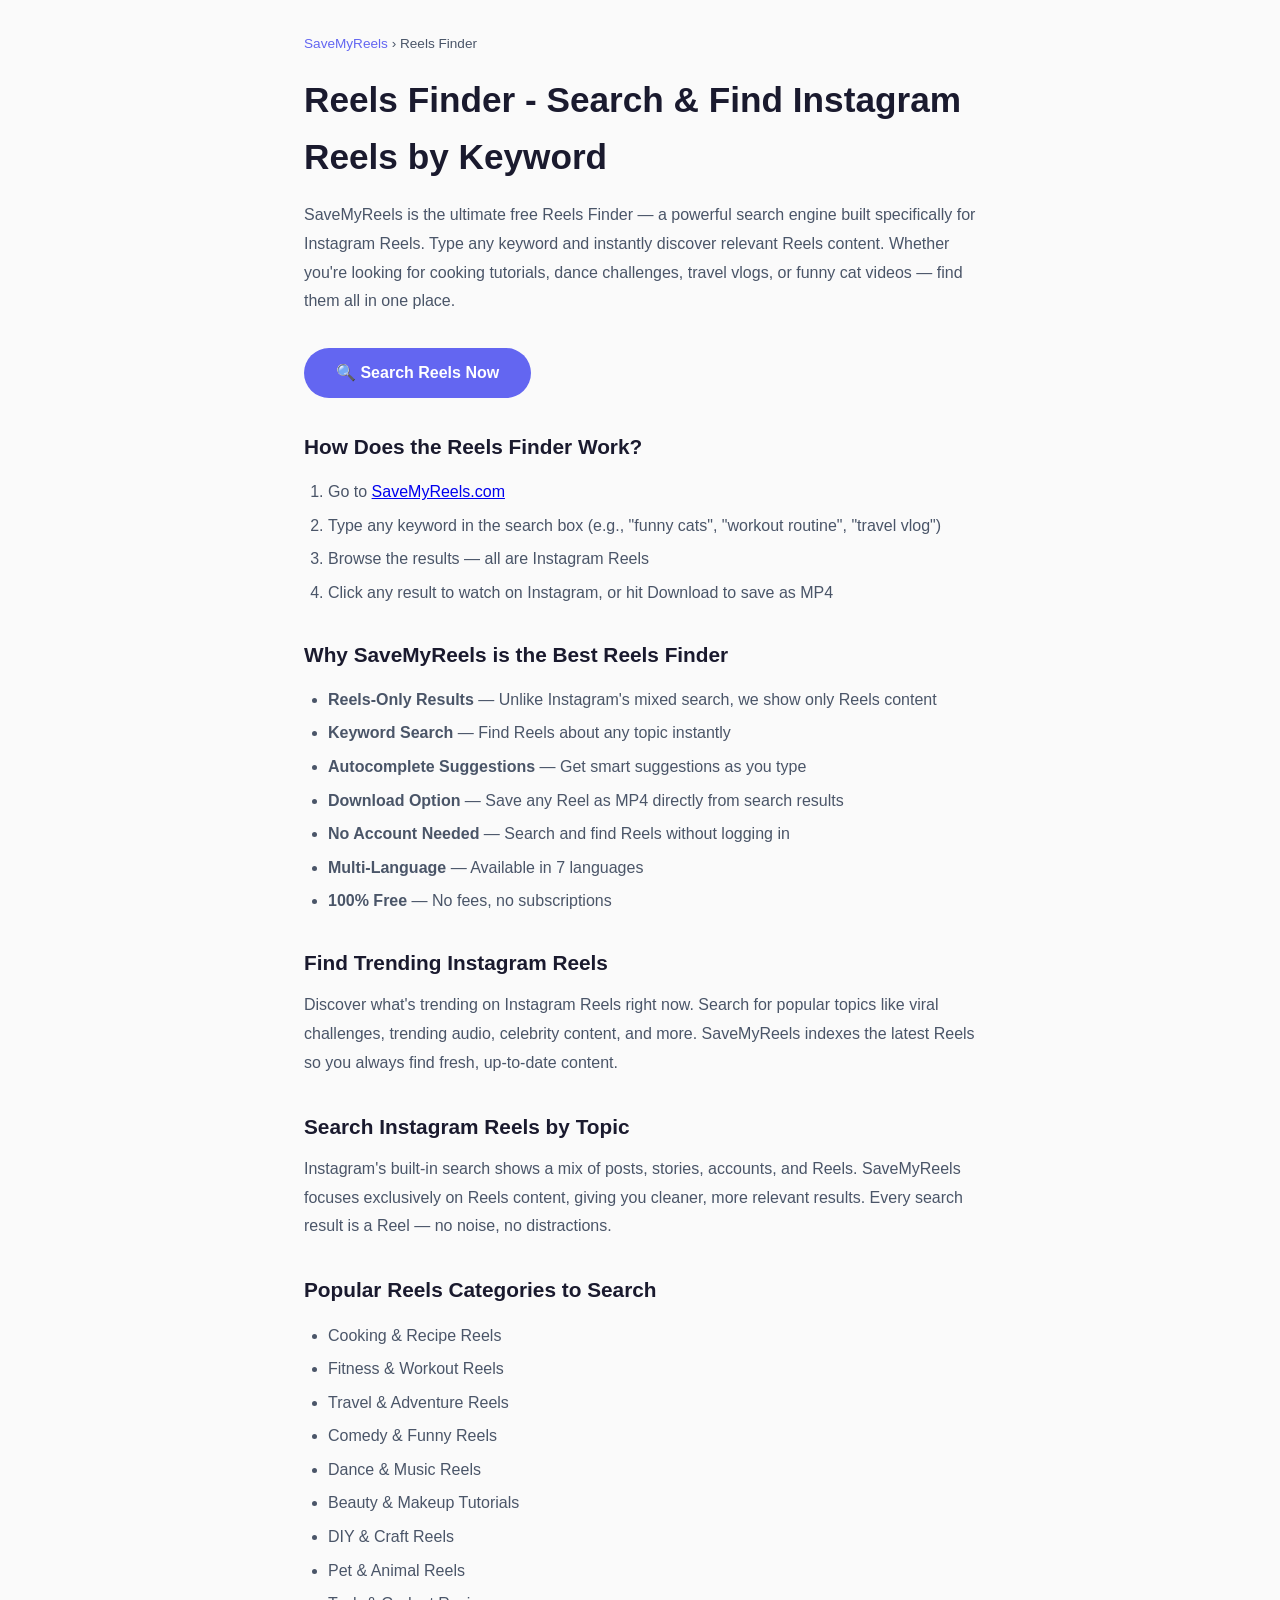
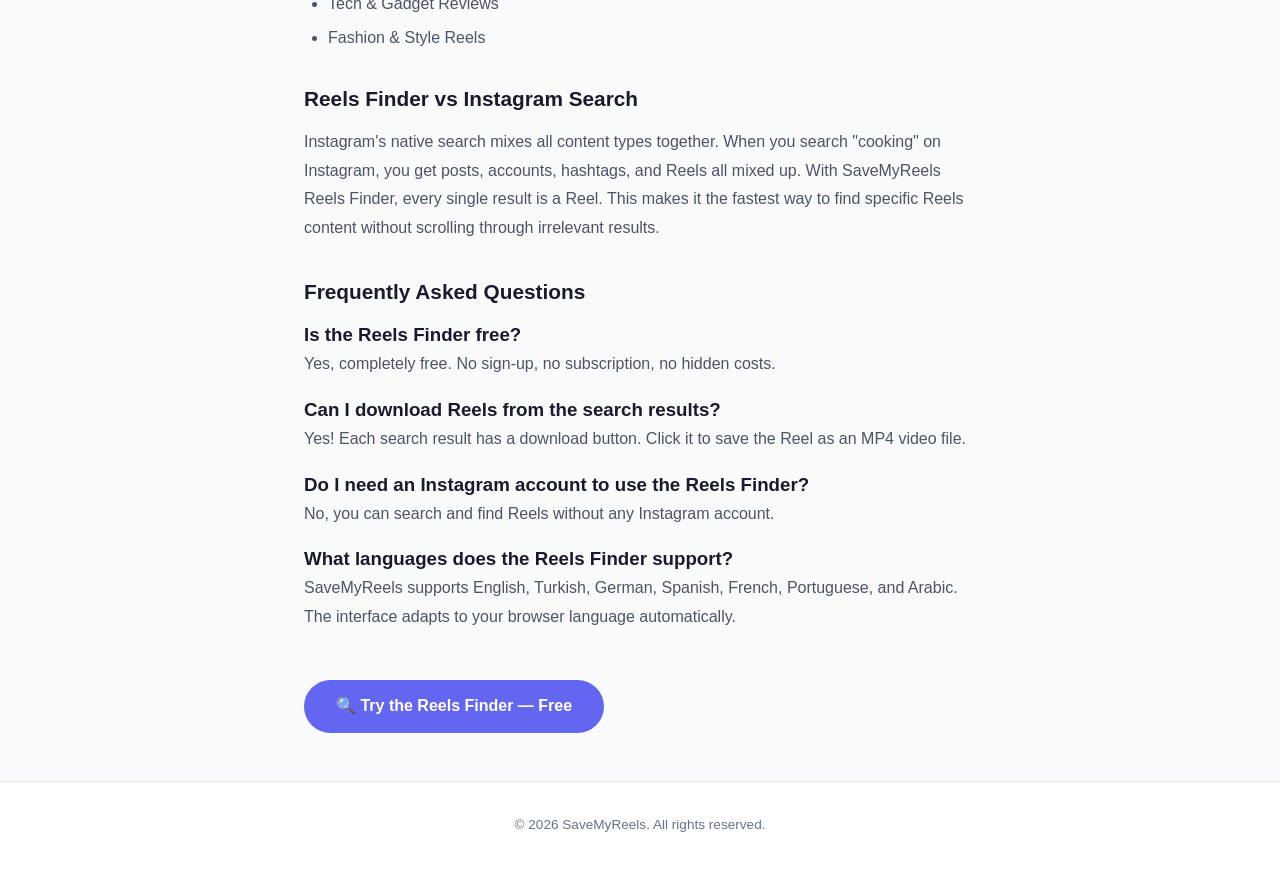
<file: public/blog/reels-finder.html>
<!DOCTYPE html>
<html lang="en">
<head>
    <!-- Google tag (gtag.js) -->
    <script async src="https://www.googletagmanager.com/gtag/js?id=G-WX45EVHGQB"></script>
    <script async src="https://pagead2.googlesyndication.com/pagead/js/adsbygoogle.js?client=ca-pub-3971354341180300"
     crossorigin="anonymous"></script>
    <script>
      window.dataLayer = window.dataLayer || [];
      function gtag(){dataLayer.push(arguments);}
      gtag('js', new Date());
      gtag('config', 'G-WX45EVHGQB');
    </script>
    
    <meta charset="UTF-8">
    <meta name="viewport" content="width=device-width, initial-scale=1.0">
    <title>Reels Finder - Search Instagram Reels by Keyword Free | SaveMyReels</title>
    <meta name="description" content="Find Instagram Reels by keyword with the best free Reels Finder. Search trending reels, discover viral content, and download reels as MP4. No login required.">
    <meta name="keywords" content="reels finder, instagram reels finder, find reels, search instagram reels, reels search engine, find instagram reels by keyword, trending reels finder, viral reels search">
    <meta name="robots" content="index, follow">
    <link rel="canonical" href="https://savemyreels.com/blog/reels-finder.html">
    <link rel="icon" type="image/svg+xml" href="/favicon.svg">
    <link rel="stylesheet" href="/styles.css">
    <style>
        .blog-container { max-width: 720px; margin: 0 auto; padding: 2rem 1.5rem; }
        .blog-container h1 { font-size: clamp(1.5rem, 4vw, 2.2rem); font-weight: 800; margin-bottom: 1rem; }
        .blog-container h2 { font-size: 1.3rem; font-weight: 700; margin-top: 2rem; margin-bottom: 0.75rem; }
        .blog-container p { color: #4a5568; line-height: 1.8; margin-bottom: 1rem; }
        .blog-container ul, .blog-container ol { margin: 1rem 0; padding-left: 1.5rem; }
        .blog-container li { margin-bottom: 0.5rem; color: #4a5568; line-height: 1.6; }
        .blog-cta { display: inline-block; background: #6366f1; color: white; padding: 0.75rem 2rem; border-radius: 50px; text-decoration: none; font-weight: 600; margin-top: 1rem; }
        .blog-cta:hover { background: #4f46e5; }
        .breadcrumb { font-size: 0.85rem; color: #64748b; margin-bottom: 1.5rem; }
        .breadcrumb a { color: #6366f1; text-decoration: none; }
    </style>
</head>
<body>
    <main class="blog-container">
        <p class="breadcrumb"><a href="/">SaveMyReels</a> › Reels Finder</p>
        
        <h1>Reels Finder - Search & Find Instagram Reels by Keyword</h1>
        
        <p>SaveMyReels is the ultimate free Reels Finder — a powerful search engine built specifically for Instagram Reels. Type any keyword and instantly discover relevant Reels content. Whether you're looking for cooking tutorials, dance challenges, travel vlogs, or funny cat videos — find them all in one place.</p>

        <a href="/" class="blog-cta">🔍 Search Reels Now</a>

        <h2>How Does the Reels Finder Work?</h2>
        <ol>
            <li>Go to <a href="/">SaveMyReels.com</a></li>
            <li>Type any keyword in the search box (e.g., "funny cats", "workout routine", "travel vlog")</li>
            <li>Browse the results — all are Instagram Reels</li>
            <li>Click any result to watch on Instagram, or hit Download to save as MP4</li>
        </ol>

        <h2>Why SaveMyReels is the Best Reels Finder</h2>
        <ul>
            <li><strong>Reels-Only Results</strong> — Unlike Instagram's mixed search, we show only Reels content</li>
            <li><strong>Keyword Search</strong> — Find Reels about any topic instantly</li>
            <li><strong>Autocomplete Suggestions</strong> — Get smart suggestions as you type</li>
            <li><strong>Download Option</strong> — Save any Reel as MP4 directly from search results</li>
            <li><strong>No Account Needed</strong> — Search and find Reels without logging in</li>
            <li><strong>Multi-Language</strong> — Available in 7 languages</li>
            <li><strong>100% Free</strong> — No fees, no subscriptions</li>
        </ul>

        <h2>Find Trending Instagram Reels</h2>
        <p>Discover what's trending on Instagram Reels right now. Search for popular topics like viral challenges, trending audio, celebrity content, and more. SaveMyReels indexes the latest Reels so you always find fresh, up-to-date content.</p>

        <h2>Search Instagram Reels by Topic</h2>
        <p>Instagram's built-in search shows a mix of posts, stories, accounts, and Reels. SaveMyReels focuses exclusively on Reels content, giving you cleaner, more relevant results. Every search result is a Reel — no noise, no distractions.</p>

        <h2>Popular Reels Categories to Search</h2>
        <ul>
            <li>Cooking & Recipe Reels</li>
            <li>Fitness & Workout Reels</li>
            <li>Travel & Adventure Reels</li>
            <li>Comedy & Funny Reels</li>
            <li>Dance & Music Reels</li>
            <li>Beauty & Makeup Tutorials</li>
            <li>DIY & Craft Reels</li>
            <li>Pet & Animal Reels</li>
            <li>Tech & Gadget Reviews</li>
            <li>Fashion & Style Reels</li>
        </ul>

        <h2>Reels Finder vs Instagram Search</h2>
        <p>Instagram's native search mixes all content types together. When you search "cooking" on Instagram, you get posts, accounts, hashtags, and Reels all mixed up. With SaveMyReels Reels Finder, every single result is a Reel. This makes it the fastest way to find specific Reels content without scrolling through irrelevant results.</p>

        <h2>Frequently Asked Questions</h2>
        
        <h3>Is the Reels Finder free?</h3>
        <p>Yes, completely free. No sign-up, no subscription, no hidden costs.</p>

        <h3>Can I download Reels from the search results?</h3>
        <p>Yes! Each search result has a download button. Click it to save the Reel as an MP4 video file.</p>

        <h3>Do I need an Instagram account to use the Reels Finder?</h3>
        <p>No, you can search and find Reels without any Instagram account.</p>

        <h3>What languages does the Reels Finder support?</h3>
        <p>SaveMyReels supports English, Turkish, German, Spanish, French, Portuguese, and Arabic. The interface adapts to your browser language automatically.</p>

        <p style="margin-top: 2rem;"><a href="/" class="blog-cta">🔍 Try the Reels Finder — Free</a></p>
    </main>

    <footer>
        <div class="footer-content">
            <p>&copy; 2026 SaveMyReels. All rights reserved.</p>
        </div>
    </footer>
</body>
</html>
</file>
<file: styles.css>
/* Reset & Base */
*, *::before, *::after {
    margin: 0;
    padding: 0;
    box-sizing: border-box;
}

:root {
    --primary: #6366f1;
    --primary-hover: #4f46e5;
    --bg: #fafafa;
    --surface: #ffffff;
    --text: #1a1a2e;
    --text-secondary: #64748b;
    --border: #e2e8f0;
    --radius: 12px;
    --radius-sm: 8px;
    --shadow: 0 1px 3px rgba(0, 0, 0, 0.06), 0 1px 2px rgba(0, 0, 0, 0.04);
    --shadow-lg: 0 10px 25px rgba(0, 0, 0, 0.08);
    --transition: 0.2s ease;
}

html {
    scroll-behavior: smooth;
}

body {
    font-family: -apple-system, BlinkMacSystemFont, 'Segoe UI', Roboto, 'Helvetica Neue', Arial, sans-serif;
    background: var(--bg);
    color: var(--text);
    line-height: 1.6;
    min-height: 100vh;
    display: flex;
    flex-direction: column;
}

/* Navbar */
.navbar {
    display: flex;
    align-items: center;
    justify-content: space-between;
    padding: 1rem 2rem;
    background: var(--surface);
    border-bottom: 1px solid var(--border);
    position: sticky;
    top: 0;
    z-index: 100;
    backdrop-filter: blur(10px);
}

.logo {
    display: flex;
    align-items: center;
    gap: 0.5rem;
    text-decoration: none;
    color: var(--text);
    font-weight: 700;
    font-size: 1.25rem;
}

.logo-icon {
    font-size: 1.5rem;
}

.nav-links {
    display: flex;
    list-style: none;
    gap: 1.5rem;
}

.nav-links a {
    text-decoration: none;
    color: var(--text-secondary);
    font-size: 0.9rem;
    font-weight: 500;
    transition: color var(--transition);
}

.nav-links a:hover {
    color: var(--primary);
}

/* Hero */
.hero {
    text-align: center;
    padding: 3rem 1.5rem 1rem;
    max-width: 720px;
    margin: 0 auto;
}

.hero h1 {
    font-size: clamp(1.75rem, 5vw, 2.75rem);
    font-weight: 800;
    margin-bottom: 0.75rem;
    letter-spacing: -0.02em;
    color: var(--text);
}

.hero-subtitle {
    font-size: clamp(1rem, 2.5vw, 1.15rem);
    color: var(--text-secondary);
    max-width: 540px;
    margin-left: auto;
    margin-right: auto;
}

/* Google CSE Section */
.search-section {
    padding: 1rem 1.5rem 0;
    max-width: 800px;
    margin: 0 auto;
    width: 100%;
}

.results-section {
    padding: 0 1.5rem 2rem;
    max-width: 800px;
    margin: 0 auto;
    width: 100%;
}

.gcse-container {
    width: 100%;
}

/* Google CSE Styling Overrides */
.gsc-control-cse {
    background: transparent !important;
    border: none !important;
    padding: 0 !important;
    font-family: inherit !important;
}

.gsc-search-box {
    margin-bottom: 1rem !important;
}

.gsc-input-box {
    border: 2px solid var(--border) !important;
    border-radius: 50px !important;
    padding: 4px 12px !important;
    background: var(--surface) !important;
    box-shadow: none !important;
}

.gsc-input-box:hover,
.gsc-input-box:focus-within {
    border-color: var(--primary) !important;
    box-shadow: 0 0 0 4px rgba(99, 102, 241, 0.1) !important;
}

.gsc-input input.gsc-input {
    font-size: 1rem !important;
    padding: 10px 8px !important;
    font-family: inherit !important;
    color: var(--text) !important;
    background-image: none !important;
    background-color: var(--surface) !important;
}

.gsc-search-button-v2 {
    background: var(--primary) !important;
    border: none !important;
    border-radius: 50px !important;
    padding: 12px 20px !important;
    cursor: pointer !important;
    margin-left: 8px !important;
}

.gsc-search-button-v2:hover {
    background: var(--primary-hover) !important;
}

.gsc-search-button-v2 svg {
    fill: white !important;
}

/* Results styling */
.gsc-results-wrapper-overlay,
.gsc-results-wrapper-visible {
    max-width: 800px;
    margin: 0 auto;
}

.gsc-webResult.gsc-result {
    border: 1px solid var(--border) !important;
    border-radius: var(--radius-sm) !important;
    padding: 1rem !important;
    margin-bottom: 0.75rem !important;
    background: var(--surface) !important;
    transition: all var(--transition);
}

.gsc-webResult.gsc-result:hover {
    border-color: var(--primary) !important;
    box-shadow: var(--shadow-lg) !important;
}

.gs-title {
    font-size: 1rem !important;
    font-weight: 600 !important;
    color: var(--primary) !important;
    text-decoration: none !important;
}

.gs-title:hover {
    text-decoration: underline !important;
}

.gs-snippet {
    color: var(--text-secondary) !important;
    font-size: 0.875rem !important;
    line-height: 1.5 !important;
}

.gs-visibleUrl {
    color: var(--text-secondary) !important;
    font-size: 0.75rem !important;
    opacity: 0.7;
}

/* Autocomplete dropdown styling */
.gsc-completion-container {
    border-radius: var(--radius-sm) !important;
    border: 1px solid var(--border) !important;
    box-shadow: var(--shadow-lg) !important;
    overflow: hidden !important;
}

.gsc-completion-selected {
    background: #f1f5f9 !important;
}

.gsc-completion-container .gsc-completion-promotion-table,
.gsc-completion-container .gsc-completion-promotion,
.gsc-completion-container td[colspan] {
    display: none !important;
}

/* Hide branding image in autocomplete dropdown */
.gsc-completion-container img[src*="branding"] {
    visibility: hidden !important;
}

/* Pagination */
.gsc-cursor-box {
    text-align: center !important;
    margin-top: 1.5rem !important;
}

.gsc-cursor-page {
    background: var(--surface) !important;
    border: 1px solid var(--border) !important;
    border-radius: 50px !important;
    padding: 0.5rem 1rem !important;
    margin: 0 0.25rem !important;
    color: var(--text) !important;
    text-decoration: none !important;
    transition: all var(--transition);
}

.gsc-cursor-page:hover {
    border-color: var(--primary) !important;
    color: var(--primary) !important;
}

.gsc-cursor-current-page {
    background: var(--primary) !important;
    color: white !important;
    border-color: var(--primary) !important;
}

/* Hide Google branding */
.gcsc-find-more-on-google-root,
.gcsc-find-more-on-google,
.gsc-branding,
.gcsc-branding,
.gsc-above-wrapper-area,
.gcsc-more-maybe-branding-root {
    display: none !important;
    visibility: hidden !important;
    height: 0 !important;
    overflow: hidden !important;
}

/* Disable overlay/popup mode - force inline results */
.gsc-modal-background-image {
    display: none !important;
}

.gsc-results-wrapper-overlay {
    position: static !important;
    width: 100% !important;
    max-width: 800px !important;
    margin: 0 auto !important;
    box-shadow: none !important;
    border: none !important;
    background: transparent !important;
    padding: 0 !important;
    height: auto !important;
    overflow: visible !important;
    display: block !important;
}

.gsc-results-wrapper-overlay .gsc-results-close-btn {
    display: none !important;
}

/* Download button on search results */
.reel-download-btn {
    position: absolute;
    top: 10px;
    right: 10px;
    background: linear-gradient(135deg, #e11d48, #be123c);
    color: white;
    border: none;
    padding: 6px 12px;
    border-radius: 20px;
    font-size: 0.75rem;
    font-weight: 600;
    cursor: pointer;
    display: flex;
    align-items: center;
    gap: 4px;
    transition: all 0.2s ease;
    z-index: 10;
    box-shadow: 0 2px 8px rgba(225, 29, 72, 0.3);
}

.reel-download-btn:hover {
    transform: translateY(-1px);
    box-shadow: 0 4px 12px rgba(225, 29, 72, 0.4);
}

.reel-download-btn:disabled {
    opacity: 0.7;
    cursor: wait;
    transform: none;
}

/* Download Section */
.download-section {
    padding: 2rem 1.5rem;
    max-width: 600px;
    margin: 0 auto;
    text-align: center;
}

.download-section h2 {
    font-size: 1.3rem;
    font-weight: 700;
    margin-bottom: 0.4rem;
}

.download-subtitle {
    font-size: 0.9rem;
    color: var(--text-secondary);
    margin-bottom: 1.25rem;
}

.download-box {
    display: flex;
    gap: 0.5rem;
    align-items: center;
}

.download-box input {
    flex: 1;
    padding: 0.75rem 1rem;
    border: 2px solid var(--border);
    border-radius: 50px;
    font-size: 0.9rem;
    outline: none;
    transition: border-color var(--transition);
}

.download-box input:focus {
    border-color: var(--primary);
}

.download-box button {
    background: #e11d48;
    color: white;
    border: none;
    padding: 0.75rem 1.5rem;
    border-radius: 50px;
    font-size: 0.9rem;
    font-weight: 600;
    cursor: pointer;
    white-space: nowrap;
    transition: background var(--transition);
}

.download-box button:hover {
    background: #be123c;
}

.download-result {
    margin-top: 1.25rem;
    padding: 1.25rem;
    background: var(--surface);
    border: 1px solid var(--border);
    border-radius: var(--radius);
    text-align: center;
}

.download-preview video {
    max-width: 100%;
    max-height: 350px;
    border-radius: var(--radius-sm);
    margin-bottom: 0.75rem;
}

.download-info {
    margin-bottom: 0.75rem;
}

.download-owner {
    font-weight: 600;
    font-size: 0.9rem;
    color: var(--text);
    margin-bottom: 0.25rem;
}

.download-caption {
    font-size: 0.8rem;
    color: var(--text-secondary);
}

.download-link {
    display: inline-block;
    background: #e11d48;
    color: white;
    padding: 0.7rem 1.75rem;
    border-radius: 50px;
    text-decoration: none;
    font-weight: 600;
    font-size: 0.9rem;
    transition: background 0.2s ease;
}

.download-link:hover {
    background: #be123c;
}

.download-loading {
    margin-top: 1rem;
    text-align: center;
}

.spinner {
    width: 30px;
    height: 30px;
    border: 3px solid var(--border);
    border-top-color: var(--primary);
    border-radius: 50%;
    animation: spin 0.7s linear infinite;
    margin: 0 auto;
}

@keyframes spin {
    to { transform: rotate(360deg); }
}

.download-error {
    margin-top: 1rem;
    color: #e11d48;
    font-size: 0.85rem;
}

/* Footer */
footer {
    margin-top: auto;
    background: var(--surface);
    border-top: 1px solid var(--border);
    padding: 2rem 1.5rem;
    text-align: center;
}

.footer-content p {
    font-size: 0.85rem;
    color: var(--text-secondary);
    margin-bottom: 0.25rem;
}

.footer-disclaimer {
    font-size: 0.75rem;
    opacity: 0.7;
}

/* Utility */
.hidden {
    display: none !important;
}

/* SEO article - visible to crawlers only, visually hidden */
.seo-article {
    position: absolute;
    width: 1px;
    height: 1px;
    padding: 0;
    margin: -1px;
    overflow: hidden;
    clip: rect(0, 0, 0, 0);
    white-space: nowrap;
    border: 0;
}

/* Responsive */
@media (max-width: 768px) {
    .navbar {
        padding: 0.75rem 1rem;
    }

    .nav-links {
        gap: 1rem;
    }

    .hero {
        padding: 2rem 1rem 0.5rem;
    }

    .search-section {
        padding: 1rem;
    }

    .download-box {
        flex-direction: column;
    }

    .download-box input,
    .download-box button {
        width: 100%;
    }

    .steps-grid {
        grid-template-columns: 1fr;
        gap: 1rem;
    }

    .gsc-input-box {
        border-radius: var(--radius-sm) !important;
    }

    .gsc-search-button-v2 {
        border-radius: var(--radius-sm) !important;
    }
}

@media (max-width: 480px) {
    .logo-text {
        font-size: 1.1rem;
    }

    .nav-links a {
        font-size: 0.8rem;
    }
}
</file>
<file: public/styles.css>
/* Reset & Base */
*, *::before, *::after {
    margin: 0;
    padding: 0;
    box-sizing: border-box;
}

:root {
    --primary: #6366f1;
    --primary-hover: #4f46e5;
    --bg: #fafafa;
    --surface: #ffffff;
    --text: #1a1a2e;
    --text-secondary: #64748b;
    --border: #e2e8f0;
    --radius: 12px;
    --radius-sm: 8px;
    --shadow: 0 1px 3px rgba(0, 0, 0, 0.06), 0 1px 2px rgba(0, 0, 0, 0.04);
    --shadow-lg: 0 10px 25px rgba(0, 0, 0, 0.08);
    --transition: 0.2s ease;
}

html {
    scroll-behavior: smooth;
}

body {
    font-family: -apple-system, BlinkMacSystemFont, 'Segoe UI', Roboto, 'Helvetica Neue', Arial, sans-serif;
    background: var(--bg);
    color: var(--text);
    line-height: 1.6;
    min-height: 100vh;
    display: flex;
    flex-direction: column;
}

/* Navbar */
.navbar {
    display: flex;
    align-items: center;
    justify-content: space-between;
    padding: 1rem 2rem;
    background: var(--surface);
    border-bottom: 1px solid var(--border);
    position: sticky;
    top: 0;
    z-index: 100;
    backdrop-filter: blur(10px);
}

.logo {
    display: flex;
    align-items: center;
    gap: 0.5rem;
    text-decoration: none;
    color: var(--text);
    font-weight: 700;
    font-size: 1.25rem;
}

.logo-icon {
    font-size: 1.5rem;
}

.nav-links {
    display: flex;
    list-style: none;
    gap: 1.5rem;
}

.nav-links a {
    text-decoration: none;
    color: var(--text-secondary);
    font-size: 0.9rem;
    font-weight: 500;
    transition: color var(--transition);
}

.nav-links a:hover {
    color: var(--primary);
}

/* Hero */
.hero {
    text-align: center;
    padding: 3rem 1.5rem 1rem;
    max-width: 720px;
    margin: 0 auto;
}

.hero h1 {
    font-size: clamp(1.75rem, 5vw, 2.75rem);
    font-weight: 800;
    margin-bottom: 0.75rem;
    letter-spacing: -0.02em;
    color: var(--text);
}

.hero-subtitle {
    font-size: clamp(1rem, 2.5vw, 1.15rem);
    color: var(--text-secondary);
    max-width: 540px;
    margin-left: auto;
    margin-right: auto;
}

/* Google CSE Section */
.search-section {
    padding: 1rem 1.5rem 0;
    max-width: 800px;
    margin: 0 auto;
    width: 100%;
}

.results-section {
    padding: 0 1.5rem 2rem;
    max-width: 800px;
    margin: 0 auto;
    width: 100%;
}

.gcse-container {
    width: 100%;
}

/* Google CSE Styling Overrides */
.gsc-control-cse {
    background: transparent !important;
    border: none !important;
    padding: 0 !important;
    font-family: inherit !important;
}

.gsc-search-box {
    margin-bottom: 1rem !important;
}

.gsc-input-box {
    border: 2px solid var(--border) !important;
    border-radius: 50px !important;
    padding: 4px 12px !important;
    background: var(--surface) !important;
    box-shadow: none !important;
}

.gsc-input-box:hover,
.gsc-input-box:focus-within {
    border-color: var(--primary) !important;
    box-shadow: 0 0 0 4px rgba(99, 102, 241, 0.1) !important;
}

.gsc-input input.gsc-input {
    font-size: 1rem !important;
    padding: 10px 8px !important;
    font-family: inherit !important;
    color: var(--text) !important;
    background-image: none !important;
    background-color: var(--surface) !important;
}

.gsc-search-button-v2 {
    background: var(--primary) !important;
    border: none !important;
    border-radius: 50px !important;
    padding: 12px 20px !important;
    cursor: pointer !important;
    margin-left: 8px !important;
}

.gsc-search-button-v2:hover {
    background: var(--primary-hover) !important;
}

.gsc-search-button-v2 svg {
    fill: white !important;
}

/* Results styling */
body.gsc-overflow-hidden,
html.gsc-overflow-hidden {
    overflow-y: auto !important;
}

body {
    overflow-y: auto !important;
}

.gsc-results-wrapper-overlay,
.gsc-results-wrapper-visible {
    max-width: 800px;
    margin: 0 auto;
}

.gsc-webResult.gsc-result {
    border: 1px solid var(--border) !important;
    border-radius: var(--radius-sm) !important;
    padding: 1rem !important;
    padding-bottom: 3rem !important;
    margin-bottom: 0.75rem !important;
    background: var(--surface) !important;
    transition: all var(--transition);
    position: relative;
}

.gsc-webResult.gsc-result:hover {
    border-color: var(--primary) !important;
    box-shadow: var(--shadow-lg) !important;
}

.gsc-table-result,
.gsc-table-result td {
    padding: 0 !important;
}

.gs-title {
    font-size: 1rem !important;
    font-weight: 600 !important;
    color: var(--primary) !important;
    text-decoration: none !important;
}

.gs-title:hover {
    text-decoration: underline !important;
}

.gs-snippet {
    color: var(--text-secondary) !important;
    font-size: 0.875rem !important;
    line-height: 1.5 !important;
}

.gs-visibleUrl {
    color: var(--text-secondary) !important;
    font-size: 0.75rem !important;
    opacity: 0.7;
}

/* Autocomplete dropdown styling */
.gsc-completion-container {
    border-radius: var(--radius-sm) !important;
    border: 1px solid var(--border) !important;
    box-shadow: var(--shadow-lg) !important;
    overflow: hidden !important;
}

.gsc-completion-selected {
    background: #f1f5f9 !important;
}

.gsc-completion-container .gsc-completion-promotion-table,
.gsc-completion-container .gsc-completion-promotion,
.gsc-completion-container td[colspan] {
    display: none !important;
}

/* Hide branding image in autocomplete dropdown */
.gsc-completion-container img[src*="branding"] {
    visibility: hidden !important;
}

/* Pagination */
.gsc-cursor-box {
    text-align: center !important;
    margin-top: 1.5rem !important;
}

.gsc-cursor-page {
    background: var(--surface) !important;
    border: 1px solid var(--border) !important;
    border-radius: 50px !important;
    padding: 0.5rem 1rem !important;
    margin: 0 0.25rem !important;
    color: var(--text) !important;
    text-decoration: none !important;
    transition: all var(--transition);
}

.gsc-cursor-page:hover {
    border-color: var(--primary) !important;
    color: var(--primary) !important;
}

.gsc-cursor-current-page {
    background: var(--primary) !important;
    color: white !important;
    border-color: var(--primary) !important;
}

/* Hide Google branding */
.gcsc-find-more-on-google-root,
.gcsc-find-more-on-google,
.gsc-branding,
.gcsc-branding,
.gsc-above-wrapper-area,
.gcsc-more-maybe-branding-root {
    display: none !important;
    visibility: hidden !important;
    height: 0 !important;
    overflow: hidden !important;
}

/* Disable overlay/popup mode - force inline results */
.gsc-modal-background-image {
    display: none !important;
}

.gsc-results-wrapper-overlay {
    position: static !important;
    width: 100% !important;
    max-width: 800px !important;
    margin: 0 auto !important;
    box-shadow: none !important;
    border: none !important;
    background: transparent !important;
    padding: 0 !important;
    height: auto !important;
    overflow: visible !important;
    display: block !important;
}

.gsc-results-wrapper-overlay .gsc-results-close-btn {
    display: none !important;
}

/* Download button on search results */
.reel-download-btn {
    position: absolute;
    bottom: 0.75rem;
    right: 0.75rem;
    background: linear-gradient(135deg, #6366f1, #4f46e5);
    color: white;
    border: none;
    padding: 6px 14px;
    border-radius: 50px;
    font-size: 0.75rem;
    font-weight: 600;
    cursor: pointer;
    display: flex;
    align-items: center;
    gap: 4px;
    transition: all 0.2s ease;
    z-index: 10;
    box-shadow: 0 2px 8px rgba(99, 102, 241, 0.3);
    white-space: nowrap;
}

.reel-download-btn:hover {
    transform: translateY(-1px);
    box-shadow: 0 4px 12px rgba(99, 102, 241, 0.4);
    background: linear-gradient(135deg, #4f46e5, #4338ca);
}

.reel-download-btn:disabled {
    opacity: 0.7;
    cursor: wait;
    transform: none;
    background: linear-gradient(135deg, #94a3b8, #64748b);
    box-shadow: none;
}

/* Download Section */
.download-section {
    padding: 2rem 1.5rem;
    max-width: 600px;
    margin: 0 auto;
    text-align: center;
}

.download-section h2 {
    font-size: 1.3rem;
    font-weight: 700;
    margin-bottom: 0.4rem;
}

.download-subtitle {
    font-size: 0.9rem;
    color: var(--text-secondary);
    margin-bottom: 1.25rem;
}

.download-box {
    display: flex;
    gap: 0.5rem;
    align-items: center;
}

.download-box input {
    flex: 1;
    padding: 0.75rem 1rem;
    border: 2px solid var(--border);
    border-radius: 50px;
    font-size: 0.9rem;
    outline: none;
    transition: border-color var(--transition);
}

.download-box input:focus {
    border-color: var(--primary);
}

.download-box button {
    background: #e11d48;
    color: white;
    border: none;
    padding: 0.75rem 1.5rem;
    border-radius: 50px;
    font-size: 0.9rem;
    font-weight: 600;
    cursor: pointer;
    white-space: nowrap;
    transition: background var(--transition);
}

.download-box button:hover {
    background: #be123c;
}

.download-result {
    margin-top: 1.25rem;
    padding: 1.25rem;
    background: var(--surface);
    border: 1px solid var(--border);
    border-radius: var(--radius);
    text-align: center;
}

.download-preview video {
    max-width: 100%;
    max-height: 350px;
    border-radius: var(--radius-sm);
    margin-bottom: 0.75rem;
}

.download-info {
    margin-bottom: 0.75rem;
}

.download-owner {
    font-weight: 600;
    font-size: 0.9rem;
    color: var(--text);
    margin-bottom: 0.25rem;
}

.download-caption {
    font-size: 0.8rem;
    color: var(--text-secondary);
}

.download-link {
    display: inline-block;
    background: #e11d48;
    color: white;
    padding: 0.7rem 1.75rem;
    border-radius: 50px;
    text-decoration: none;
    font-weight: 600;
    font-size: 0.9rem;
    transition: background 0.2s ease;
}

.download-link:hover {
    background: #be123c;
}

.download-loading {
    margin-top: 1rem;
    text-align: center;
}

.spinner {
    width: 30px;
    height: 30px;
    border: 3px solid var(--border);
    border-top-color: var(--primary);
    border-radius: 50%;
    animation: spin 0.7s linear infinite;
    margin: 0 auto;
}

@keyframes spin {
    to { transform: rotate(360deg); }
}

.download-error {
    margin-top: 1rem;
    color: #e11d48;
    font-size: 0.85rem;
}

/* Footer */
footer {
    margin-top: auto;
    background: var(--surface);
    border-top: 1px solid var(--border);
    padding: 2rem 1.5rem;
    text-align: center;
}

.footer-content p {
    font-size: 0.85rem;
    color: var(--text-secondary);
    margin-bottom: 0.25rem;
}

.footer-disclaimer {
    font-size: 0.75rem;
    opacity: 0.7;
}

/* Utility */
.hidden {
    display: none !important;
}

/* SEO article - discrete but visible for SEO compliance */
.seo-article {
    max-width: 800px;
    margin: 4rem auto 2rem;
    padding: 0 1.5rem;
    color: #94a3b8;
    font-size: 0.85rem;
    line-height: 1.6;
    text-align: left;
}
.seo-article details {
    background: transparent;
    border: 1px solid #e2e8f0;
    border-radius: 8px;
    padding: 0.5rem 1rem;
}
.seo-article summary {
    cursor: pointer;
    font-weight: 600;
    color: #64748b;
    outline: none;
    user-select: none;
    list-style: none; /* Hide default arrow in some browsers */
}
.seo-article summary::-webkit-details-marker {
    display: none;
}
.seo-article summary::after {
    content: '+';
    float: right;
    font-size: 1.2rem;
    line-height: 1;
}
.seo-article details[open] summary::after {
    content: '−';
}
.seo-article .seo-content {
    margin-top: 1rem;
    border-top: 1px solid #e2e8f0;
    padding-top: 1rem;
}
.seo-article h2, .seo-article h3 {
    color: #64748b;
    font-size: 1rem;
    margin-top: 1.5rem;
    margin-bottom: 0.5rem;
}
.seo-article p {
    margin-bottom: 1rem;
}
.seo-article ul {
    padding-left: 1.5rem;
    margin-bottom: 1rem;
}

/* Responsive */
@media (max-width: 768px) {
    .navbar {
        padding: 0.75rem 1rem;
    }

    .nav-links {
        gap: 1rem;
    }

    .hero {
        padding: 2rem 1rem 0.5rem;
    }

    .search-section {
        padding: 1rem;
    }

    .download-box {
        flex-direction: column;
    }

    .download-box input,
    .download-box button {
        width: 100%;
    }

    .steps-grid {
        grid-template-columns: 1fr;
        gap: 1rem;
    }

    .gsc-input-box {
        border-radius: var(--radius-sm) !important;
    }

    .gsc-search-button-v2 {
        border-radius: var(--radius-sm) !important;
    }

    .gsc-webResult.gsc-result {
        padding: 1rem !important;
        padding-bottom: 3rem !important;
    }

    .reel-download-btn {
        bottom: 0.5rem;
        right: 0.5rem;
        padding: 7px 12px;
        font-size: 0.7rem;
    }

    .reel-download-btn:hover {
        transform: none;
    }

    .reel-download-btn:disabled {
        transform: none;
    }
}

@media (max-width: 480px) {
    .logo-text {
        font-size: 1.1rem;
    }

    .nav-links a {
        font-size: 0.8rem;
    }
}

.ad-wrapper {
  text-align: center;
  margin: 1rem auto;
  padding: 0.5rem;
  max-width: 100%;
  overflow: hidden;
  background: #f1f5f9;
  border-radius: 8px;
  border: 1px solid #e2e8f0;
}

.ad-wrapper::before {
  content: 'Reklam';
  display: block;
  font-size: 0.65rem;
  color: #94a3b8;
  text-transform: uppercase;
  letter-spacing: 1px;
  margin-bottom: 4px;
}

/* 728px banner mobilde küçülsün */
.ad-leaderboard iframe {
  max-width: 100% !important;
  width: 100% !important;
}

@media (max-width: 768px) {
  .ad-leaderboard {
    display: none; /* Mobilde bu reklamı gizle */
  }
}


/* Screen reader only - visually hidden but available for SEO and screen readers */
.sr-only {
    position: absolute;
    width: 1px;
    height: 1px;
    padding: 0;
    margin: -1px;
    overflow: hidden;
    clip: rect(0, 0, 0, 0);
    white-space: nowrap;
    border-width: 0;
}
</file>
